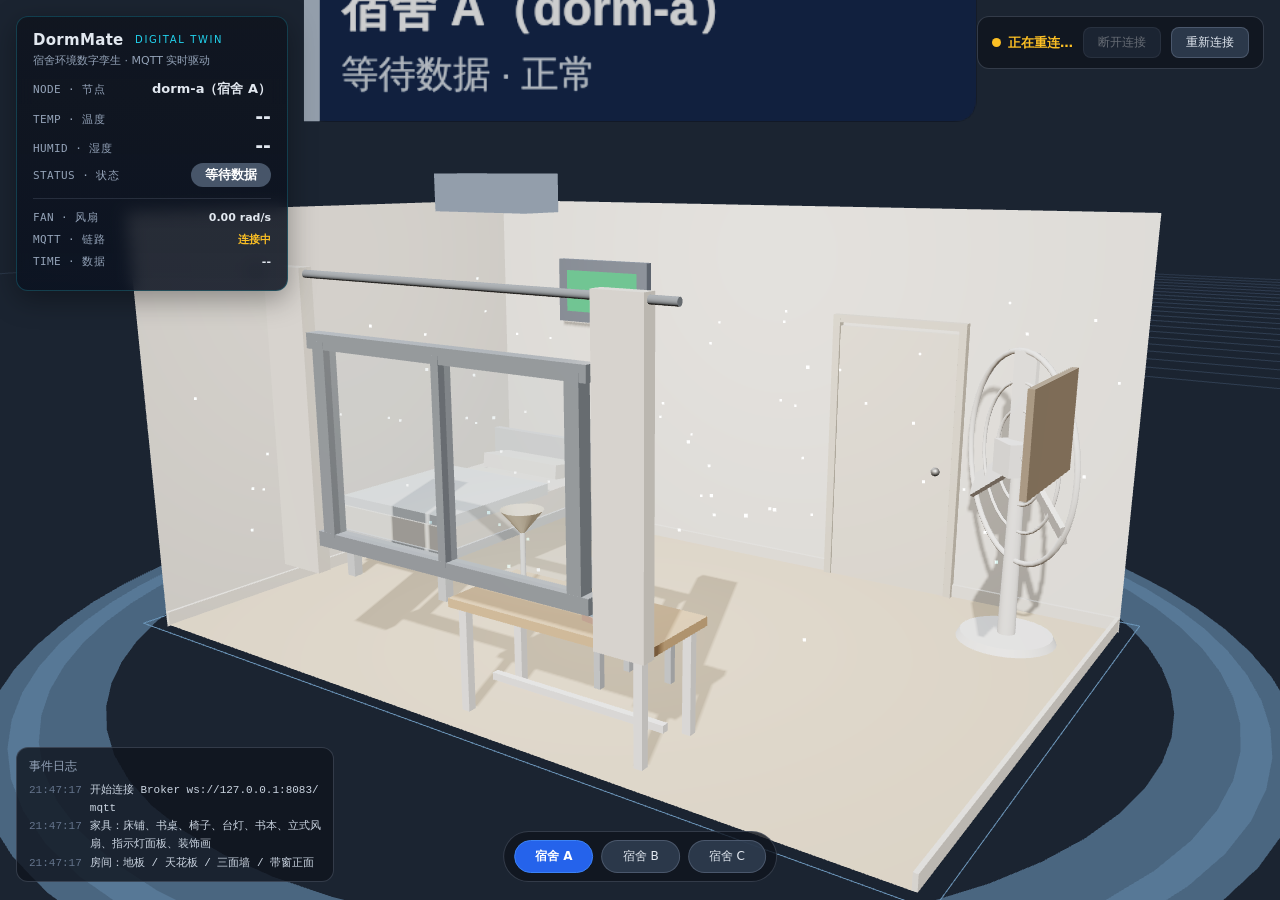
<file: 3d/index.html>
<!DOCTYPE html>
<html lang="zh-CN">
<head>
<meta charset="UTF-8">
<meta name="viewport" content="width=device-width, initial-scale=1.0">
<title>DormMate 3D 数字空间</title>
<!--
  重要：本页面必须用 file:// 双击打开，不要用 Live Server。
  原因见 docs/bug-fix.md 的 Bug 1：file:// 页面加载 ES module 会被 CORS 拦截，
  因此这里一律使用 UMD 构建（window.THREE / window.mqtt），且不拆分本地 js 文件。

  场景为「剖视」效果：房间墙体使用单面 Plane（法线朝室内），
  从房间外部环绕观察时墙面不渲染，因此可以直接看到室内陈设。
-->
<style>
    * { box-sizing: border-box; }

    html, body {
        margin: 0;
        height: 100%;
        overflow: hidden;
        background: #1b2431;
        color: #e2e8f0;
        font-family: "Microsoft YaHei", "Segoe UI", system-ui, sans-serif;
    }

    #scene-container { position: fixed; inset: 0; }

    .overlay { position: fixed; z-index: 10; }

    /* ---- 左上：HUD 实时数据 ---- */
    #hud {
        top: 16px; left: 16px;
        width: 272px;
        background: linear-gradient(180deg, rgba(16, 21, 31, .9), rgba(11, 18, 32, .86));
        border: 1px solid rgba(34, 211, 238, .22);
        border-radius: 12px;
        padding: 14px 16px;
        backdrop-filter: blur(8px);
        box-shadow: 0 8px 28px rgba(0, 0, 0, .35);
    }
    #hud h1 { font-size: 15px; margin: 0 0 4px; letter-spacing: .3px; }
    #hud .dt-sub {
        font-size: 10px; font-weight: 400; letter-spacing: 1.6px;
        color: #22d3ee; margin-left: 6px; vertical-align: 2px;
    }
    #hud .sub { font-size: 11px; color: #94a3b8; margin-bottom: 12px; }
    .hud-row { display: flex; justify-content: space-between; align-items: baseline; margin: 7px 0; font-size: 13px; gap: 8px; }
    .hud-row .k {
        color: #94a3b8; font-size: 11px; letter-spacing: .4px;
        font-family: "Cascadia Mono", "Consolas", monospace;
        white-space: nowrap;
    }
    .hud-row .v { font-weight: bold; font-variant-numeric: tabular-nums; text-align: right; }
    #hud .v.big { font-size: 19px; }
    #hud #hudTime { font-size: 11px; }
    #hud #hudFan { font-size: 11px; }
    #hud #hudMqtt { font-size: 11px; }
    #hud .sep { height: 1px; background: rgba(148, 163, 184, .18); margin: 11px 0; }
    .hud-mqtt-ok { color: #4ade80; }
    .hud-mqtt-warn { color: #fbbf24; }
    .hud-mqtt-bad { color: #f87171; }

    #statusBadge {
        display: inline-block;
        padding: 3px 14px;
        border-radius: 999px;
        font-size: 13px;
        font-weight: bold;
        background: #475569;
        color: #fff;
        transition: background .4s;
    }

    /* ---- 右上：连接状态与按钮 ---- */
    #conn-panel {
        top: 16px; right: 16px;
        display: flex;
        align-items: center;
        gap: 10px;
        background: rgba(16, 21, 31, .82);
        border: 1px solid rgba(148, 163, 184, .26);
        border-radius: 12px;
        padding: 10px 14px;
    }
    #banner { font-size: 13px; font-weight: bold; display: flex; align-items: center; gap: 7px; }
    #banner::before { content: ""; width: 9px; height: 9px; border-radius: 50%; background: currentColor; }
    #banner.ok { color: #4ade80; }
    #banner.warn { color: #fbbf24; }
    #banner.bad { color: #f87171; }

    button {
        font-family: inherit;
        font-size: 12px;
        padding: 6px 14px;
        border-radius: 8px;
        border: 1px solid rgba(148, 163, 184, .3);
        background: rgba(51, 65, 85, .8);
        color: #e2e8f0;
        cursor: pointer;
        transition: background .15s, border-color .15s;
    }
    button:hover:not(:disabled) { background: #475569; border-color: #94a3b8; }
    button:disabled { opacity: .4; cursor: not-allowed; }

    /* ---- 底部：节点切换 ---- */
    #node-switch {
        bottom: 18px; left: 50%;
        transform: translateX(-50%);
        display: flex;
        gap: 8px;
        background: rgba(16, 21, 31, .82);
        border: 1px solid rgba(148, 163, 184, .26);
        border-radius: 999px;
        padding: 8px 10px;
    }
    #node-switch button { border-radius: 999px; padding: 7px 20px; }
    #node-switch button.active { background: #2563eb; border-color: #3b82f6; color: #fff; font-weight: bold; }

    /* ---- 左下：事件日志 ---- */
    #log-panel {
        bottom: 18px; left: 16px;
        width: 318px;
        background: rgba(16, 21, 31, .82);
        border: 1px solid rgba(148, 163, 184, .26);
        border-radius: 12px;
        padding: 10px 12px;
    }
    #log-panel h2 { font-size: 12px; margin: 0 0 6px; color: #94a3b8; font-weight: normal; }
    #log {
        height: 90px;
        overflow-y: auto;
        font-family: Consolas, "Courier New", monospace;
        font-size: 11px;
        line-height: 1.65;
    }
    #log .line { display: flex; gap: 8px; }
    #log .t { color: #64748b; flex: none; }
    #log .m { word-break: break-all; color: #cbd5e1; }
    #log .warn .m { color: #fbbf24; }
    #log .error .m { color: #f87171; }
    #log .ok .m { color: #4ade80; }

    /* ---- CDN 加载失败兜底 ---- */
    #fallback {
        display: none;
        position: fixed;
        inset: 0;
        z-index: 100;
        background: #1b2431;
        color: #e2e8f0;
        padding: 60px;
        font-size: 15px;
        line-height: 1.9;
    }
    #fallback code { background: #1e293b; padding: 2px 6px; border-radius: 4px; color: #fbbf24; }
</style>
</head>
<body>

<div id="scene-container"></div>

<div id="hud" class="overlay">
    <h1>DormMate <span class="dt-sub">DIGITAL TWIN</span></h1>
    <div class="sub">宿舍环境数字孪生 · MQTT 实时驱动</div>
    <div class="hud-row"><span class="k">NODE · 节点</span><span class="v" id="hudNode">dorm-a</span></div>
    <div class="hud-row"><span class="k">TEMP · 温度</span><span class="v big" id="hudTemp">--</span></div>
    <div class="hud-row"><span class="k">HUMID · 湿度</span><span class="v big" id="hudHumid">--</span></div>
    <div class="hud-row"><span class="k">STATUS · 状态</span><span id="statusBadge">等待数据</span></div>
    <div class="sep"></div>
    <div class="hud-row"><span class="k">FAN · 风扇</span><span class="v" id="hudFan">0.00</span></div>
    <div class="hud-row"><span class="k">MQTT · 链路</span><span class="v" id="hudMqtt">连接中…</span></div>
    <div class="hud-row"><span class="k">TIME · 数据</span><span class="v" id="hudTime">--</span></div>
</div>

<div id="conn-panel" class="overlay">
    <span id="banner" class="warn">正在连接…</span>
    <button id="btnDisconnect" disabled>断开连接</button>
    <button id="btnReconnect" disabled>重新连接</button>
</div>

<div id="node-switch" class="overlay">
    <button data-node="dorm-a" class="active">宿舍 A</button>
    <button data-node="dorm-b">宿舍 B</button>
    <button data-node="dorm-c">宿舍 C</button>
</div>

<div id="log-panel" class="overlay">
    <h2>事件日志</h2>
    <div id="log"></div>
</div>

<div id="fallback"></div>

<!--
  依赖全部本地化到 ../libs/，不依赖任何 CDN，断网也能启动 3D。
  必须用普通 <script src>（UMD）：改成 <script type="module"> 会在 file:// 下
  被 module CORS 拦截导致黑屏，见 docs/bug-fix.md。
-->
<script src="../libs/three.min.js"></script>
<script src="../libs/OrbitControls.js"></script>
<script src="../libs/mqtt.min.js"></script>
<!-- 统一消息协议与数据校验（单一来源，四端共用） -->
<script src="../shared/protocol.js"></script>
<!-- DormMate Design System（品牌与状态色统一口径） -->
<link rel="stylesheet" href="../shared/design-system.css">

<script>
(function () {
    'use strict';

    /* =========================================================
       0. 依赖检查
       ========================================================= */
    var missing = [];
    if (typeof THREE === 'undefined') missing.push('three.js');
    if (typeof mqtt === 'undefined') missing.push('mqtt.js');
    if (missing.length) {
        var fb = document.getElementById('fallback');
        fb.style.display = 'block';
        fb.innerHTML = '<h2>依赖加载失败</h2>' +
            '<p>未能加载：<code>' + missing.join('、') + '</code></p>' +
            '<p>请确认 <code>libs/</code> 目录下的文件存在：' +
            '<code>three.min.js</code>、<code>OrbitControls.js</code>、<code>mqtt.min.js</code>。' +
            '这些依赖已本地化，正常情况下无需联网。</p>';
        return;
    }

    /* =========================================================
       1. 常量与配置
       ========================================================= */
    var P = window.DormMateProtocol;
    var NODES = P.NODES;
    var NODE_LABEL = { 'dorm-a': '宿舍 A', 'dorm-b': '宿舍 B', 'dorm-c': '宿舍 C' };
    // 每个宿舍的标识色，用于选中高亮（光圈 / 轮廓线）
    var NODE_COLOR = { 'dorm-a': 0x3b82f6, 'dorm-b': 0x4ade80, 'dorm-c': 0xa855f7 };
    var FAN_OVERRIDE_MS = 30000;   // 手动开启风扇后强制运转的时长
    var OFFLINE_MS = 10000;        // 任务 D4：超过该时长未收到数据即判定节点离线
    var BROKER_WS = 'ws://127.0.0.1:8083/mqtt';

    // 每个节点最近一次收到的 seq：旧消息直接丢弃，防止旧数据覆盖新状态
    var lastSeq = {};
    NODES.forEach(function (id) { lastSeq[id] = null; });

    var ROOM = { w: 6, h: 3.1, d: 4 };            // 房间尺寸（米）
    var WIN = { x0: -1.05, x1: 0.95, y0: 1.05, y1: 2.35 };   // 窗户开口（前墙局部坐标）

    /* 状态 → 视觉参数：指示灯颜色 + 风扇转速/颜色
       任务要求正常/偏热/偏湿三态；偏冷是业务规则里存在的第四态，用琥珀色补齐 */
    var STATUS_CONFIG = {
        '正常': { fanSpeed: 0,    fanColor: 0xf2f2f2, lampColor: 0x22c55e, lampGlow: 0x15803d },
        '偏热': { fanSpeed: 0.45, fanColor: 0xe8705f, lampColor: 0xef4444, lampGlow: 0x7f1d1d },
        '偏湿': { fanSpeed: 0,    fanColor: 0xf2f2f2, lampColor: 0x3b82f6, lampGlow: 0x1e3a8a },
        '偏冷': { fanSpeed: 0,    fanColor: 0xf2f2f2, lampColor: 0xf59e0b, lampGlow: 0x78350f }
    };

    var STATUS_BADGE_COLOR = {
        '正常': '#16a34a', '偏冷': '#f59e0b', '偏热': '#dc2626', '偏湿': '#2563eb'
    };

    /* =========================================================
       2. 页面元素
       ========================================================= */
    var hudNode = document.getElementById('hudNode');
    var hudTemp = document.getElementById('hudTemp');
    var hudHumid = document.getElementById('hudHumid');
    var hudTime = document.getElementById('hudTime');
    var hudFan = document.getElementById('hudFan');
    var hudMqtt = document.getElementById('hudMqtt');
    var statusBadge = document.getElementById('statusBadge');
    var bannerEl = document.getElementById('banner');
    var logEl = document.getElementById('log');
    var btnDisconnect = document.getElementById('btnDisconnect');
    var btnReconnect = document.getElementById('btnReconnect');
    var nodeSwitchEl = document.getElementById('node-switch');

    /* =========================================================
       3. 通用工具
       ========================================================= */
    function pad(n) { return n < 10 ? '0' + n : '' + n; }

    function nowTime() {
        var d = new Date();
        return pad(d.getHours()) + ':' + pad(d.getMinutes()) + ':' + pad(d.getSeconds());
    }

    function escapeHtml(text) {
        return String(text).replace(/&/g, '&amp;').replace(/</g, '&lt;')
            .replace(/>/g, '&gt;').replace(/"/g, '&quot;').replace(/'/g, '&#39;');
    }

    function log(level, text) {
        var line = document.createElement('div');
        line.className = 'line ' + level;
        line.innerHTML = '<span class="t">' + nowTime() + '</span>' +
                         '<span class="m">' + escapeHtml(text) + '</span>';
        logEl.insertBefore(line, logEl.firstChild);
        while (logEl.childNodes.length > 40) logEl.removeChild(logEl.lastChild);
    }

    function setBanner(kind, text) {
        bannerEl.className = kind;
        bannerEl.textContent = text;
        // 数字孪生 HUD 的 MQTT 行与右上角 banner 同源，避免两处状态说法不一致
        if (hudMqtt) {
            hudMqtt.textContent = { ok: '已连接', warn: '连接中', bad: '已断开' }[kind] || '未知';
            hudMqtt.className = 'v ' +
                (kind === 'ok' ? 'hud-mqtt-ok' : (kind === 'warn' ? 'hud-mqtt-warn' : 'hud-mqtt-bad'));
        }
    }

    function lerp(a, b, t) { return a + (b - a) * t; }

    // 统一使用 PBR 哑光材质：roughness 接近 1、metalness 为 0，表面平整无高光噪点
    function matte(hex, roughness) {
        return new THREE.MeshStandardMaterial({
            color: hex,
            roughness: roughness === undefined ? 0.9 : roughness,
            metalness: 0.0
        });
    }

    /* =========================================================
       4. 渲染器 / 相机 / 控制器
       ========================================================= */
    var container = document.getElementById('scene-container');
    var scene = new THREE.Scene();
    scene.background = new THREE.Color(0x1b2431);
    scene.fog = new THREE.Fog(0x1b2431, 30, 58);

    var camera = new THREE.PerspectiveCamera(42, window.innerWidth / window.innerHeight, 0.1, 300);
    camera.position.set(6.2, 4.4, 8.6);

    var renderer = new THREE.WebGLRenderer({ antialias: true });
    renderer.setPixelRatio(Math.min(window.devicePixelRatio, 2));
    renderer.setSize(window.innerWidth, window.innerHeight);
    // 色调映射让高光平滑滚降、避免浅色物体糊成一片白；
    // 不使用 sRGBEncoding 输出，否则材质色需全部转线性，否则整体会被提亮一档导致过曝
    renderer.toneMapping = THREE.ACESFilmicToneMapping;
    renderer.toneMappingExposure = 1.32;
    renderer.shadowMap.enabled = true;
    renderer.shadowMap.type = THREE.PCFSoftShadowMap;
    container.appendChild(renderer.domElement);

    // 鼠标拖拽旋转视角、滚轮缩放；autoRotate 由 OrbitControls 原生支持——
    // 拖拽期间 state !== NONE，自动旋转自动暂停，松开后恢复
    var controls = new THREE.OrbitControls(camera, renderer.domElement);
    controls.target.set(0, 1.25, 0);
    controls.enableDamping = true;
    controls.dampingFactor = 0.07;
    controls.autoRotate = true;
    controls.autoRotateSpeed = 0.55;
    controls.minDistance = 5;
    controls.maxDistance = 22;
    controls.maxPolarAngle = Math.PI * 0.49;   // 不允许转到地板以下

    /* =========================================================
       5. 灯光：半球光铺底 + 主光投影 + 补光 + 室内吸顶灯
          环境光刻意压低，让方向光产生明暗对比与阴影，避免物体"发平"
       ========================================================= */
    var hemi = new THREE.HemisphereLight(0xdce9f7, 0x6b5a48, 0.62);
    scene.add(hemi);

    // 主光：模拟窗外日光，负责投影
    var sun = new THREE.DirectionalLight(0xfff1dc, 1.15);
    sun.position.set(4.5, 9.5, 11);
    sun.castShadow = true;
    sun.shadow.mapSize.set(2048, 2048);
    sun.shadow.camera.near = 1;
    sun.shadow.camera.far = 45;
    sun.shadow.camera.left = -9;
    sun.shadow.camera.right = 9;
    sun.shadow.camera.top = 9;
    sun.shadow.camera.bottom = -9;
    sun.shadow.bias = -0.0006;
    sun.shadow.normalBias = 0.02;
    scene.add(sun);

    // 补光：从反方向柔化暗部，避免背光面死黑
    var fill = new THREE.DirectionalLight(0xc4d6ee, 0.34);
    fill.position.set(-7, 5.5, -5);
    scene.add(fill);

    // 室内吸顶灯：暖白光，给室内一点自己的光源
    var ceilLamp = new THREE.PointLight(0xffe6c4, 0.55, 16, 2);
    ceilLamp.position.set(0, 2.7, 0.2);
    scene.add(ceilLamp);

    /* =========================================================
       6. 房间：地板 / 天花板 / 三面墙 / 带窗的正面墙
          墙体均为单面 Plane，法线朝室内 —— 从外部环绕时不遮挡视线，也不投影
       ========================================================= */
    var room = new THREE.Group();
    scene.add(room);

    var matFloor = matte(0xc8a87e, 0.82);     // 浅木色哑光地板
    var matWall = matte(0xf1ece3, 0.95);      // 浅米白墙面
    var matCeil = matte(0xeceef1, 0.98);      // 浅灰白天花板
    var matTrim = matte(0xe4ded2, 0.9);       // 踢脚线

    function addPlane(w, h, material, pos, rot, receive) {
        var m = new THREE.Mesh(new THREE.PlaneGeometry(w, h), material);
        m.position.set(pos[0], pos[1], pos[2]);
        m.rotation.set(rot[0], rot[1], rot[2]);
        m.receiveShadow = !!receive;
        room.add(m);
        return m;
    }

    var HALF_W = ROOM.w / 2;   // x 范围 ±3
    var HALF_D = ROOM.d / 2;   // z 范围 ±2

    // 地板（法线朝上，略微抬高避免与网格线 z-fighting）与天花板（法线朝下）
    addPlane(ROOM.w, ROOM.d, matFloor, [0, 0.02, 0], [-Math.PI / 2, 0, 0], true);
    addPlane(ROOM.w, ROOM.d, matCeil, [0, ROOM.h, 0], [Math.PI / 2, 0, 0], false);

    // 后墙 z = -2（法线朝 +z）、左墙 x = -3（法线朝 +x）、右墙 x = 3（法线朝 -x）
    addPlane(ROOM.w, ROOM.h, matWall, [0, ROOM.h / 2, -HALF_D], [0, 0, 0], true);
    addPlane(ROOM.d, ROOM.h, matWall, [-HALF_W, ROOM.h / 2, 0], [0, Math.PI / 2, 0], true);
    addPlane(ROOM.d, ROOM.h, matWall, [HALF_W, ROOM.h / 2, 0], [0, -Math.PI / 2, 0], true);

    // 前墙 z = 2（法线朝 -z，朝室内），拆成 4 块留出窗洞
    var frontRot = [0, Math.PI, 0];
    var winW = WIN.x1 - WIN.x0;
    var winH = WIN.y1 - WIN.y0;
    var sideW = (ROOM.w - winW) / 2;
    addPlane(sideW, ROOM.h, matWall, [-HALF_W + sideW / 2, ROOM.h / 2, HALF_D], frontRot, true);
    addPlane(sideW, ROOM.h, matWall, [HALF_W - sideW / 2, ROOM.h / 2, HALF_D], frontRot, true);
    addPlane(winW, ROOM.h - WIN.y1, matWall, [(WIN.x0 + WIN.x1) / 2, (ROOM.h + WIN.y1) / 2, HALF_D], frontRot, false);
    addPlane(winW, WIN.y0, matWall, [(WIN.x0 + WIN.x1) / 2, WIN.y0 / 2, HALF_D], frontRot, false);

    // 踢脚线：沿墙脚一圈细条，明显提升精致度
    function addTrim(w, h, d, pos) {
        var m = new THREE.Mesh(new THREE.BoxGeometry(w, h, d), matTrim);
        m.position.set(pos[0], pos[1], pos[2]);
        m.receiveShadow = true;
        room.add(m);
    }
    addTrim(ROOM.w, 0.1, 0.03, [0, 0.07, -HALF_D + 0.015]);
    addTrim(0.03, 0.1, ROOM.d, [-HALF_W + 0.015, 0.07, 0]);
    addTrim(0.03, 0.1, ROOM.d, [HALF_W - 0.015, 0.07, 0]);

    /* ---------- 窗户：深灰窗框 + 淡蓝半透明玻璃 + 窗帘 ---------- */
    var windowCx = (WIN.x0 + WIN.x1) / 2;
    var windowCy = (WIN.y0 + WIN.y1) / 2;
    var windowGroup = new THREE.Group();
    windowGroup.position.set(windowCx, windowCy, HALF_D - 0.03);
    room.add(windowGroup);

    var matFrame = matte(0x545c66, 0.6);   // 深灰窗框
    var frameT = 0.1;

    function frameBar(w, h, x, y) {
        var bar = new THREE.Mesh(new THREE.BoxGeometry(w, h, 0.1), matFrame);
        bar.position.set(x, y, 0);
        bar.castShadow = true;
        windowGroup.add(bar);
    }
    frameBar(winW + frameT * 2, frameT, 0, winH / 2);       // 上框
    frameBar(winW + frameT * 2, frameT, 0, -winH / 2);      // 下框
    frameBar(frameT, winH, -winW / 2, 0);                   // 左框
    frameBar(frameT, winH, winW / 2, 0);                    // 右框
    frameBar(0.06, winH, 0, 0);                             // 竖向中梃

    // 玻璃：半透明淡蓝，带轻微反光
    var glassMat = new THREE.MeshStandardMaterial({
        color: 0xbcd9ec,
        transparent: true,
        opacity: 0.26,
        roughness: 0.08,
        metalness: 0.1,
        side: THREE.DoubleSide
    });
    windowGroup.add(new THREE.Mesh(new THREE.PlaneGeometry(winW, winH), glassMat));

    // 窗帘：窗户两侧的浅色布帘，给正面墙增加层次
    var matCurtain = matte(0xe6ded0, 0.98);
    [-1, 1].forEach(function (sgn) {
        var curtain = new THREE.Mesh(new THREE.BoxGeometry(0.34, 2.0, 0.1), matCurtain);
        curtain.position.set(sgn * (winW / 2 + frameT + 0.2), 0.1, 0);
        curtain.castShadow = true;
        windowGroup.add(curtain);
    });
    // 窗帘杆
    var rod = new THREE.Mesh(new THREE.CylinderGeometry(0.025, 0.025, winW + 1.3, 12), matFrame);
    rod.rotation.z = Math.PI / 2;
    rod.position.set(0, 1.06, 0);
    windowGroup.add(rod);

    /* ---------- 门（后墙右侧）---------- */
    var doorGroup = new THREE.Group();
    doorGroup.position.set(1.15, 0, -HALF_D + 0.03);
    room.add(doorGroup);

    var matDoor = matte(0xd8cbb6, 0.8);
    var doorPanel = new THREE.Mesh(new THREE.BoxGeometry(1.0, 2.15, 0.05), matDoor);
    doorPanel.position.y = 1.075;
    doorPanel.castShadow = true;
    doorGroup.add(doorPanel);

    var doorFrameMat = matte(0xc3b7a2, 0.85);
    [[-1, 0], [1, 0]].forEach(function (c) {
        var jamb = new THREE.Mesh(new THREE.BoxGeometry(0.06, 2.21, 0.08), doorFrameMat);
        jamb.position.set(c[0] * 0.53, 1.105, 0);
        doorGroup.add(jamb);
    });
    var lintel = new THREE.Mesh(new THREE.BoxGeometry(1.12, 0.06, 0.08), doorFrameMat);
    lintel.position.y = 2.21;
    doorGroup.add(lintel);
    // 门把手
    var knob = new THREE.Mesh(
        new THREE.SphereGeometry(0.035, 16, 12),
        new THREE.MeshStandardMaterial({ color: 0xb8bcc2, roughness: 0.35, metalness: 0.75 })
    );
    knob.position.set(0.38, 1.05, 0.05);
    doorGroup.add(knob);

    /* =========================================================
       7. 家具
       ========================================================= */

    /* ---------- 7.1 床铺（房间左侧，床头靠后墙）---------- */
    var bed = new THREE.Group();
    bed.position.set(-2.15, 0, -0.55);
    room.add(bed);

    var matBedFrame = matte(0xa9b2bb, 0.85);   // 浅灰床架
    var matMattress = matte(0xeee4d2, 0.95);   // 浅米色床垫
    var matQuilt = matte(0xcfdde8, 0.97);      // 浅蓝灰被子
    var matPillow = matte(0xf6f1e7, 0.98);     // 枕头

    var BED_W = 1.2, BED_L = 2.05, BED_H = 0.4;
    var bedBoard = new THREE.Mesh(new THREE.BoxGeometry(BED_W, 0.08, BED_L), matBedFrame);
    bedBoard.position.y = BED_H;
    bedBoard.castShadow = true;
    bedBoard.receiveShadow = true;
    bed.add(bedBoard);

    [[-1, -1], [1, -1], [-1, 1], [1, 1]].forEach(function (c) {
        var leg = new THREE.Mesh(new THREE.BoxGeometry(0.085, BED_H, 0.085), matBedFrame);
        leg.position.set(c[0] * (BED_W / 2 - 0.07), BED_H / 2, c[1] * (BED_L / 2 - 0.07));
        leg.castShadow = true;
        bed.add(leg);
    });

    var mattress = new THREE.Mesh(new THREE.BoxGeometry(BED_W - 0.04, 0.2, BED_L - 0.04), matMattress);
    mattress.position.y = BED_H + 0.14;
    mattress.castShadow = true;
    mattress.receiveShadow = true;
    bed.add(mattress);

    // 被子：盖在床垫下半部分
    var quilt = new THREE.Mesh(new THREE.BoxGeometry(BED_W - 0.02, 0.1, BED_L * 0.62), matQuilt);
    quilt.position.set(0, BED_H + 0.27, BED_L * 0.17);
    quilt.castShadow = true;
    quilt.receiveShadow = true;
    bed.add(quilt);

    // 枕头
    var pillow = new THREE.Mesh(new THREE.BoxGeometry(BED_W * 0.72, 0.13, 0.34), matPillow);
    pillow.position.set(0, BED_H + 0.31, -BED_L / 2 + 0.26);
    pillow.rotation.x = -0.12;
    pillow.castShadow = true;
    bed.add(pillow);

    // 床头板
    var headboard = new THREE.Mesh(new THREE.BoxGeometry(BED_W, 0.55, 0.07), matBedFrame);
    headboard.position.set(0, BED_H + 0.28, -BED_L / 2 + 0.04);
    headboard.castShadow = true;
    bed.add(headboard);

    /* ---------- 7.2 书桌 + 椅子（靠窗）---------- */
    var DESK_W = 1.5, DESK_D = 0.66, DESK_H = 0.75;
    var desk = new THREE.Group();
    desk.position.set(0.55, 0, 1.5);
    room.add(desk);

    var matDeskTop = matte(0xc08c5a, 0.72);   // 胡桃木色桌面
    var matDeskLeg = matte(0xf2f2f2, 0.75);   // 白色支架

    var deskTop = new THREE.Mesh(new THREE.BoxGeometry(DESK_W, 0.06, DESK_D), matDeskTop);
    deskTop.position.y = DESK_H;
    deskTop.castShadow = true;
    deskTop.receiveShadow = true;
    desk.add(deskTop);

    [[-1, -1], [1, -1], [-1, 1], [1, 1]].forEach(function (c) {
        var leg = new THREE.Mesh(new THREE.BoxGeometry(0.06, DESK_H, 0.06), matDeskLeg);
        leg.position.set(c[0] * (DESK_W / 2 - 0.08), DESK_H / 2, c[1] * (DESK_D / 2 - 0.07));
        leg.castShadow = true;
        desk.add(leg);
    });
    var stretcher = new THREE.Mesh(new THREE.BoxGeometry(DESK_W - 0.16, 0.05, 0.05), matDeskLeg);
    stretcher.position.set(0, 0.16, 0);
    desk.add(stretcher);

    // 桌上台灯
    var lampG = new THREE.Group();
    lampG.position.set(-DESK_W / 2 + 0.3, DESK_H + 0.03, -0.05);
    desk.add(lampG);

    var lampBase = new THREE.Mesh(new THREE.CylinderGeometry(0.09, 0.11, 0.03, 20), matDeskLeg);
    lampBase.castShadow = true;
    lampG.add(lampBase);

    var lampStem = new THREE.Mesh(new THREE.CylinderGeometry(0.018, 0.018, 0.42, 10), matDeskLeg);
    lampStem.position.y = 0.22;
    lampStem.castShadow = true;
    lampG.add(lampStem);

    var lampShade = new THREE.Mesh(
        new THREE.ConeGeometry(0.14, 0.17, 20, 1, true),
        new THREE.MeshStandardMaterial({ color: 0xf6d9a8, roughness: 0.85, side: THREE.DoubleSide })
    );
    lampShade.position.y = 0.45;
    lampShade.rotation.x = Math.PI;
    lampShade.castShadow = true;
    lampG.add(lampShade);

    // 桌上书本
    var bookColors = [0x9b6b5a, 0x5a7a9b, 0x7a8f6b];
    bookColors.forEach(function (c, i) {
        var book = new THREE.Mesh(new THREE.BoxGeometry(0.22, 0.04, 0.3), matte(c, 0.9));
        book.position.set(0.3 + i * 0.015, DESK_H + 0.05 + i * 0.041, 0.02 - i * 0.01);
        book.rotation.y = -0.15 + i * 0.08;
        book.castShadow = true;
        desk.add(book);
    });

    // 椅子
    var chair = new THREE.Group();
    chair.position.set(0.55, 0, 0.86);
    room.add(chair);

    var matChair = matte(0x9aa3ad, 0.85);
    var CHAIR_S = 0.44, CHAIR_H = 0.45;
    var seat = new THREE.Mesh(new THREE.BoxGeometry(CHAIR_S, 0.05, CHAIR_S), matChair);
    seat.position.y = CHAIR_H;
    seat.castShadow = true;
    seat.receiveShadow = true;
    chair.add(seat);

    [[-1, -1], [1, -1], [-1, 1], [1, 1]].forEach(function (c) {
        var leg = new THREE.Mesh(new THREE.BoxGeometry(0.05, CHAIR_H, 0.05), matChair);
        leg.position.set(c[0] * (CHAIR_S / 2 - 0.05), CHAIR_H / 2, c[1] * (CHAIR_S / 2 - 0.05));
        leg.castShadow = true;
        chair.add(leg);
    });
    var backrest = new THREE.Mesh(new THREE.BoxGeometry(CHAIR_S, 0.46, 0.05), matChair);
    backrest.position.set(0, CHAIR_H + 0.25, CHAIR_S / 2 - 0.03);
    backrest.castShadow = true;
    chair.add(backrest);
    var backPost = new THREE.Mesh(new THREE.BoxGeometry(CHAIR_S - 0.14, 0.42, 0.04), matChair);
    backPost.position.set(0, CHAIR_H + 0.24, CHAIR_S / 2 - 0.03);
    chair.add(backPost);

    /* ---------- 7.3 立式风扇（房间角落，核心交互对象）---------- */
    var fanGroup = new THREE.Group();
    fanGroup.position.set(2.35, 0, -1.35);
    fanGroup.rotation.y = -Math.PI / 4;
    room.add(fanGroup);

    // 风扇所有部件共用一份材质，改颜色时整体一起变
    var matFan = matte(0xf2f2f2, 0.6);

    var fanBase = new THREE.Mesh(new THREE.CylinderGeometry(0.33, 0.37, 0.07, 28), matFan);
    fanBase.position.y = 0.035;
    fanBase.castShadow = true;
    fanBase.receiveShadow = true;
    fanGroup.add(fanBase);

    var fanPole = new THREE.Mesh(new THREE.CylinderGeometry(0.05, 0.065, 1.22, 20), matFan);
    fanPole.position.y = 0.68;
    fanPole.castShadow = true;
    fanGroup.add(fanPole);

    var fanMotor = new THREE.Mesh(new THREE.BoxGeometry(0.24, 0.24, 0.28), matFan);
    fanMotor.position.y = 1.4;
    fanMotor.castShadow = true;
    fanGroup.add(fanMotor);

    // 叶片组：绕 z 轴旋转，转速由 MQTT 状态决定
    var bladeGroup = new THREE.Group();
    bladeGroup.position.y = 1.4;
    for (var bi = 0; bi < 3; bi++) {
        var holder = new THREE.Group();
        var blade = new THREE.Mesh(new THREE.BoxGeometry(0.19, 0.7, 0.035), matFan);
        blade.position.y = 0.41;
        blade.rotation.y = 0.42;      // 叶片带一点扭角，更像真实扇叶
        blade.castShadow = true;
        holder.add(blade);
        holder.rotation.z = (bi * 2 * Math.PI) / 3;
        bladeGroup.add(holder);
    }
    fanGroup.add(bladeGroup);

    // 外圈护罩
    var guard = new THREE.Mesh(new THREE.TorusGeometry(0.76, 0.02, 8, 44), matFan);
    guard.position.y = 1.4;
    guard.castShadow = true;
    fanGroup.add(guard);

    // 护罩内的细网圈，增加细节
    [0.34, 0.54].forEach(function (r) {
        var ring = new THREE.Mesh(new THREE.TorusGeometry(r, 0.012, 6, 36), matFan);
        ring.position.y = 1.4;
        fanGroup.add(ring);
    });

    /* ---------- 7.4 状态指示灯面板（挂在后墙）---------- */
    var panelGroup = new THREE.Group();
    panelGroup.position.set(-1.75, 2.28, -HALF_D + 0.05);
    room.add(panelGroup);

    var panelBase = new THREE.Mesh(new THREE.BoxGeometry(1.0, 0.58, 0.07), matte(0x3a4250, 0.75));
    panelBase.castShadow = true;
    panelGroup.add(panelBase);

    // 发光面用 Basic 材质：指示灯本身是发光体，不受场景光照影响，
    // 颜色即设定值，不会被环境光或自发光叠加冲淡成白色（见 docs/bug-fix.md 的 Bug 4）
    var lampMat = new THREE.MeshBasicMaterial({ color: 0x22c55e });
    var lamp = new THREE.Mesh(new THREE.BoxGeometry(0.78, 0.38, 0.03), lampMat);
    lamp.position.z = 0.045;
    panelGroup.add(lamp);

    /* ---------- 7.5 墙面装饰画（右墙）---------- */
    var artGroup = new THREE.Group();
    artGroup.position.set(HALF_W - 0.04, 1.95, 0.2);
    artGroup.rotation.y = -Math.PI / 2;
    room.add(artGroup);

    var artFrame = new THREE.Mesh(new THREE.BoxGeometry(0.86, 0.62, 0.04), matte(0x6b5a48, 0.8));
    artFrame.castShadow = true;
    artGroup.add(artFrame);

    var artCanvas = new THREE.Mesh(new THREE.PlaneGeometry(0.74, 0.5), matte(0xdbe7ee, 0.95));
    artCanvas.position.z = 0.025;
    artGroup.add(artCanvas);

    // 画面上两抹色块，避免纯粹一片空白
    [[-0.16, 0.05, 0.26, 0.16, 0x8fb3cc], [0.14, -0.08, 0.2, 0.12, 0xd8b98f]].forEach(function (b) {
        var patch = new THREE.Mesh(new THREE.PlaneGeometry(b[2], b[3]), matte(b[4], 0.95));
        patch.position.set(b[0], b[1], 0.027);
        artGroup.add(patch);
    });

    /* ---------- 7.6 地面网格参考平面 ---------- */
    var grid = new THREE.GridHelper(70, 70, 0x5b6b82, 0x2f3d51);
    grid.position.y = 0;
    scene.add(grid);

    /* =========================================================
       7.7 本次升级新增的可视化对象
           全部是新增对象，不改动上方房间与家具的构建
       ========================================================= */

    // 地面发光光圈：标识当前选中的宿舍
    var highlightRingMat = new THREE.MeshBasicMaterial({
        color: 0x3b82f6, transparent: true, opacity: 0.5, side: THREE.DoubleSide
    });
    var highlightRing = new THREE.Mesh(new THREE.RingGeometry(3.7, 4.4, 64), highlightRingMat);
    highlightRing.rotation.x = -Math.PI / 2;
    highlightRing.position.y = 0.03;
    scene.add(highlightRing);

    // 外侧脉动环：做出"呼吸"效果
    var pulseRingMat = new THREE.MeshBasicMaterial({
        color: 0x3b82f6, transparent: true, opacity: 0.28, side: THREE.DoubleSide
    });
    var pulseRing = new THREE.Mesh(new THREE.RingGeometry(4.15, 4.32, 64), pulseRingMat);
    pulseRing.rotation.x = -Math.PI / 2;
    pulseRing.position.y = 0.035;
    scene.add(pulseRing);

    // 房间地面外圈轮廓线
    var outlineMat = new THREE.LineBasicMaterial({
        color: 0x3b82f6, transparent: true, opacity: 0.85
    });
    var outlineGeo = new THREE.BufferGeometry().setFromPoints([
        new THREE.Vector3(-HALF_W - 0.12, 0.04, -HALF_D - 0.12),
        new THREE.Vector3(HALF_W + 0.12, 0.04, -HALF_D - 0.12),
        new THREE.Vector3(HALF_W + 0.12, 0.04, HALF_D + 0.12),
        new THREE.Vector3(-HALF_W - 0.12, 0.04, HALF_D + 0.12),
        new THREE.Vector3(-HALF_W - 0.12, 0.04, -HALF_D - 0.12)
    ]);
    var outline = new THREE.Line(outlineGeo, outlineMat);
    scene.add(outline);

    // 屋顶事件状态灯（OPEN 橙 / HANDLING 蓝 / RECOVERED 绿）
    var phaseLampMat = new THREE.MeshBasicMaterial({ color: 0x64748b });
    var phaseLamp = new THREE.Mesh(new THREE.BoxGeometry(0.7, 0.22, 0.3), phaseLampMat);
    phaseLamp.position.set(0, ROOM.h + 0.16, HALF_D - 0.5);
    scene.add(phaseLamp);

    // 处理中光环：环绕风扇，仅在 HANDLING 状态显示
    var handlingRingMat = new THREE.MeshBasicMaterial({
        color: 0x3b82f6, transparent: true, opacity: 0.8
    });
    var handlingRing = new THREE.Mesh(new THREE.TorusGeometry(0.92, 0.04, 8, 48), handlingRingMat);
    handlingRing.position.set(2.35, 1.4, -1.35);   // 与风扇同位置
    handlingRing.rotation.z = 0.55;                // 稍微倾斜，自转时更明显
    handlingRing.visible = false;
    scene.add(handlingRing);

    /* ---------- 第四轮：空气流动视觉效果 ----------
       一组固定数量的粒子表示气流。逐帧只更新一个 Float32Array，
       不新建对象、不增加 draw call（整个气流是 1 个 Points 对象），
       因此对性能的影响可以忽略。流动速度与风扇转速联动：
       风扇转得越快，空气流动越明显。 */
    var AIRFLOW_COUNT = 90;
    var airflowPos = new Float32Array(AIRFLOW_COUNT * 3);
    var airflowPhase = new Float32Array(AIRFLOW_COUNT);
    var airflowRate = new Float32Array(AIRFLOW_COUNT);

    for (var ai = 0; ai < AIRFLOW_COUNT; ai++) {
        airflowPos[ai * 3] = -HALF_W + Math.random() * HALF_W * 2;
        airflowPos[ai * 3 + 1] = 0.6 + Math.random() * (ROOM.h - 1.2);
        airflowPos[ai * 3 + 2] = -HALF_D + Math.random() * HALF_D * 2;
        airflowPhase[ai] = Math.random() * Math.PI * 2;
        airflowRate[ai] = 0.5 + Math.random() * 0.7;
    }

    var airflowGeo = new THREE.BufferGeometry();
    airflowGeo.setAttribute('position', new THREE.BufferAttribute(airflowPos, 3));

    var airflowMat = new THREE.PointsMaterial({
        color: 0x22d3ee,
        size: 0.05,
        transparent: true,
        opacity: 0.36,
        depthWrite: false,
        blending: THREE.AdditiveBlending
    });
    var airflow = new THREE.Points(airflowGeo, airflowMat);
    airflow.frustumCulled = false;
    scene.add(airflow);

    /* =========================================================
       8. 动画状态（当前值 → 目标值，逐帧缓动）
       ========================================================= */
    var anim = {
        fanSpeed: 0,
        fanColor: new THREE.Color(0xf2f2f2),
        lampColor: new THREE.Color(0x22c55e)
    };

    var target = {
        fanSpeed: 0,
        fanColor: new THREE.Color(0xf2f2f2),
        lampColor: new THREE.Color(0x22c55e)
    };

    /* =========================================================
       9. updateScene —— MQTT status → 3D 视觉变化的唯一入口
       ========================================================= */
    function updateScene(status, data) {
        var cfg = STATUS_CONFIG[status];
        if (!cfg) {
            log('warn', '未知状态「' + status + '」，场景按【正常】处理');
            cfg = STATUS_CONFIG['正常'];
        }

        target.fanSpeed = cfg.fanSpeed;          // 偏热 → 旋转
        target.fanColor.setHex(cfg.fanColor);    // 偏热 → 浅红
        target.lampColor.setHex(cfg.lampColor);  // 正常绿 / 偏热红 / 偏湿蓝

        renderHUD(status, data);
    }

    function renderHUD(status, data) {
        if (data) {
            hudNode.textContent = data.nodeId + '（' + (NODE_LABEL[data.nodeId] || '') + '）';
            hudTemp.textContent = data.temperature.toFixed(1) + ' ℃';
            hudHumid.textContent = data.humidity.toFixed(1) + ' %';
            hudTime.textContent = data.time || nowTime();
        }
        var known = STATUS_CONFIG[status] ? status : '正常';
        statusBadge.textContent = known;
        statusBadge.style.background = STATUS_BADGE_COLOR[known] || '#475569';
    }

    /* =========================================================
       10. 渲染循环：单次初始化，每帧只更新属性
       ========================================================= */
    var lastFrameTime = 0;

    function animate(time) {
        requestAnimationFrame(animate);

        var now = time || 0;
        var dt = lastFrameTime ? Math.min((now - lastFrameTime) / 1000, 0.1) : 0.016;
        lastFrameTime = now;

        // 转速缓动：偏热时平滑加速，恢复时平滑停转；
        // 手动开启风扇期间强制运转（不改颜色，颜色仍由宿舍状态决定）。
        // P0-七：override 按 nodeId 取，别的宿舍的命令不会让当前宿舍转动。
        var fanOverride = Date.now() < (fanOverrideUntil[currentNode] || 0);
        var fanGoal = fanOverride ? Math.max(target.fanSpeed, 0.45) : target.fanSpeed;
        anim.fanSpeed = lerp(anim.fanSpeed, fanGoal, 1 - Math.pow(0.001, dt));
        bladeGroup.rotation.z += anim.fanSpeed * dt * 12;

        // 空气流动：速度随风扇转速变化，超出房间边界即回绕，保持粒子数恒定
        var airSpeed = (0.22 + anim.fanSpeed * 1.5) * dt;
        var airT = now / 1000;
        for (var ai2 = 0; ai2 < AIRFLOW_COUNT; ai2++) {
            var idx = ai2 * 3;
            airflowPos[idx] += airSpeed * airflowRate[ai2] * 1.8;
            if (airflowPos[idx] > HALF_W) airflowPos[idx] = -HALF_W;

            airflowPos[idx + 1] += Math.sin(airT * 1.1 + airflowPhase[ai2]) * dt * 0.18;
            if (airflowPos[idx + 1] < 0.4) airflowPos[idx + 1] = 0.4;
            else if (airflowPos[idx + 1] > ROOM.h - 0.5) airflowPos[idx + 1] = ROOM.h - 0.5;

            airflowPos[idx + 2] += Math.cos(airT * 0.9 + airflowPhase[ai2]) * dt * 0.18;
            if (airflowPos[idx + 2] > HALF_D) airflowPos[idx + 2] = -HALF_D;
            else if (airflowPos[idx + 2] < -HALF_D) airflowPos[idx + 2] = HALF_D;
        }
        airflowGeo.attributes.position.needsUpdate = true;

        var k = 1 - Math.pow(0.002, dt);
        anim.fanColor.lerp(target.fanColor, k);
        anim.lampColor.lerp(target.lampColor, k);

        matFan.color.copy(anim.fanColor);
        lampMat.color.copy(anim.lampColor);

        hudFan.textContent = (anim.fanSpeed * 12).toFixed(2) + ' rad/s' +
            (fanOverride ? '（手动开启）' : '');

        // 升级③：镜头聚焦插值（ease-out），结束后恢复自动旋转
        if (focusAnim) {
            var ft = Math.min((Date.now() - focusAnim.startTime) / FOCUS_DURATION, 1);
            var fe = 1 - Math.pow(1 - ft, 3);
            camera.position.lerpVectors(focusAnim.fromPos, focusAnim.toPos, fe);
            controls.target.lerpVectors(focusAnim.fromTarget, focusAnim.toTarget, fe);
            if (ft >= 1) {
                if (focusAnim.restoreAuto) controls.autoRotate = true;
                focusAnim = null;
            }
        }

        // 升级①：高亮外环缓慢脉动
        var pulseScale = 1 + Math.sin(now / 520) * 0.03;
        pulseRing.scale.set(pulseScale, pulseScale, 1);

        // 升级②：处理中光环自转（仅在 HANDLING 状态可见）
        if (handlingRing.visible) {
            handlingRing.rotation.y += dt * 2.6;
        }

        controls.update();
        renderer.render(scene, camera);
    }

    window.addEventListener('resize', function () {
        camera.aspect = window.innerWidth / window.innerHeight;
        camera.updateProjectionMatrix();
        renderer.setSize(window.innerWidth, window.innerHeight);
    });

    /* =========================================================
       10.5 本次升级新增：事件状态可视化 / 选中高亮 / 镜头聚焦 / 动态标签
            纯新增逻辑，不改动上方渲染循环与下方切换 / MQTT 处理
       ========================================================= */

    var PHASE_COLOR = {
        normal: 0x64748b,      // 暗灰
        open: 0xf59e0b,        // 橙：待处理
        handling: 0x3b82f6,    // 蓝：处理中
        recovered: 0x22c55e    // 绿：已恢复
    };
    var PHASE_TEXT = {
        normal: '正常', open: '待处理', handling: '处理中', recovered: '已恢复'
    };

    // 事件状态是本地派生量：异常数据 → open，收到风扇命令 → handling，
    // 数据恢复正常 → recovered。与 Dashboard 的状态机同构，不新增 MQTT 处理分支。
    var eventPhase = { 'dorm-a': 'normal', 'dorm-b': 'normal', 'dorm-c': 'normal' };

    function setPhase(nodeId, phase) {
        eventPhase[nodeId] = phase;
        if (nodeId === currentNode) {
            applyPhaseVisual();
            updateLabel();
        }
    }

    function applyPhaseVisual() {
        var phase = eventPhase[currentNode] || 'normal';
        phaseLampMat.color.setHex(PHASE_COLOR[phase] || PHASE_COLOR.normal);
        handlingRing.visible = (phase === 'handling');
    }

    function applyHighlight(nodeId) {
        var color = NODE_COLOR[nodeId];
        highlightRingMat.color.setHex(color);
        pulseRingMat.color.setHex(color);
        outlineMat.color.setHex(color);
    }

    /* ---------- 镜头聚焦 ---------- */
    var FOCUS_DURATION = 1200;
    var focusAnim = null;

    function startFocus() {
        focusAnim = {
            startTime: Date.now(),
            fromPos: camera.position.clone(),
            fromTarget: controls.target.clone(),
            toPos: new THREE.Vector3(4.8, 3.4, 6.8),
            toTarget: new THREE.Vector3(0, 1.4, 0),
            restoreAuto: controls.autoRotate
        };
        controls.autoRotate = false;     // 聚焦期间暂停自动旋转，结束后恢复
    }

    /* ---------- 动态标签（canvas 贴图 Sprite，无额外 CDN 依赖）---------- */
    var labelCanvas = document.createElement('canvas');
    labelCanvas.width = 512;
    labelCanvas.height = 132;
    var labelCtx = labelCanvas.getContext('2d');
    var labelTexture = new THREE.CanvasTexture(labelCanvas);
    var labelSprite = new THREE.Sprite(new THREE.SpriteMaterial({
        map: labelTexture, transparent: true, depthTest: false
    }));
    labelSprite.scale.set(4.6, 1.19, 1);
    labelSprite.position.set(0, ROOM.h + 1.15, 0);
    scene.add(labelSprite);

    function drawRoundRect(ctx, x, y, w, h, r) {
        ctx.beginPath();
        ctx.moveTo(x + r, y);
        ctx.lineTo(x + w - r, y);
        ctx.quadraticCurveTo(x + w, y, x + w, y + r);
        ctx.lineTo(x + w, y + h - r);
        ctx.quadraticCurveTo(x + w, y + h, x + w - r, y + h);
        ctx.lineTo(x + r, y + h);
        ctx.quadraticCurveTo(x, y + h, x, y + h - r);
        ctx.lineTo(x, y + r);
        ctx.quadraticCurveTo(x, y, x + r, y);
        ctx.closePath();
    }

    function updateLabel() {
        var cached = nodeCache[currentNode];
        var phase = eventPhase[currentNode] || 'normal';

        var line1 = NODE_LABEL[currentNode] + '（' + currentNode + '）';
        var line2 = cached
            ? (cached.data.temperature.toFixed(1) + '℃ / ' +
               cached.data.humidity.toFixed(1) + '% · ' + cached.status +
               ' · ' + PHASE_TEXT[phase])
            : ('等待数据 · ' + PHASE_TEXT[phase]);

        labelCtx.clearRect(0, 0, labelCanvas.width, labelCanvas.height);
        labelCtx.fillStyle = 'rgba(15, 23, 42, 0.84)';
        drawRoundRect(labelCtx, 4, 4, labelCanvas.width - 8, labelCanvas.height - 8, 18);
        labelCtx.fill();

        // 左侧状态色条，颜色即事件状态
        labelCtx.fillStyle = '#' + ('00000' + PHASE_COLOR[phase].toString(16)).slice(-6);
        labelCtx.fillRect(4, 4, 12, labelCanvas.height - 8);

        labelCtx.fillStyle = '#e2e8f0';
        labelCtx.font = 'bold 36px "Microsoft YaHei", sans-serif';
        labelCtx.fillText(line1, 32, 56);

        labelCtx.fillStyle = '#94a3b8';
        labelCtx.font = '28px "Microsoft YaHei", sans-serif';
        labelCtx.fillText(line2, 32, 102);

        labelTexture.needsUpdate = true;
        labelSprite.userData.text = line1 + ' | ' + line2;
    }

    /* ---------- 供自动化验证读取状态（不参与渲染）---------- */
    window.__dormScene = {
        getHighlightColor: function () { return highlightRingMat.color.getHexString(); },
        getPhase: function () { return eventPhase[currentNode]; },
        getPhaseLampColor: function () { return phaseLampMat.color.getHexString(); },
        isHandlingGlowVisible: function () { return handlingRing.visible; },
        getLabelText: function () { return labelSprite.userData.text || ''; },
        // 空气流动效果探针（不参与渲染）
        getAirflowCount: function () { return airflowGeo.attributes.position.count; },
        getAirflowHead: function () {
            return [airflowPos[0], airflowPos[1], airflowPos[2]];
        }
    };

    /* =========================================================
       11. 宿舍切换
       ========================================================= */
    var currentNode = 'dorm-a';
    var nodeCache = {};   // 每个节点的最新数据，切换时立即回放

    function selectNode(nodeId) {
        currentNode = nodeId;
        Array.prototype.forEach.call(nodeSwitchEl.children, function (btn) {
            btn.classList.toggle('active', btn.getAttribute('data-node') === nodeId);
        });
        offlineFlag = false;        // 任务 D4：切换宿舍后重置离线标记
        hudTime.style.color = '';
        applyHighlight(nodeId);     // 升级①：光圈/轮廓线切换为该节点颜色
        applyPhaseVisual();         // 升级②：状态灯切到该节点的事件状态
        startFocus();               // 升级③：镜头聚焦到该宿舍
        log('info', '已切换到 ' + nodeId + '（' + NODE_LABEL[nodeId] + '）');

        var cached = nodeCache[nodeId];
        if (cached) {
            updateScene(cached.status, cached.data);
            hudNode.textContent = cached.data.nodeId + '（' + NODE_LABEL[nodeId] + '）';
            hudTemp.textContent = cached.data.temperature.toFixed(1) + ' ℃';
            hudHumid.textContent = cached.data.humidity.toFixed(1) + ' %';
            hudTime.textContent = cached.data.time || nowTime();
        } else {
            hudNode.textContent = nodeId + '（' + NODE_LABEL[nodeId] + '）';
            hudTemp.textContent = '--';
            hudHumid.textContent = '--';
            hudTime.textContent = '--';
            updateScene('正常', null);
            statusBadge.textContent = '等待数据';
            statusBadge.style.background = '#475569';
        }
        updateLabel();              // 升级③：刷新浮空动态标签
    }

    nodeSwitchEl.addEventListener('click', function (e) {
        var btn = e.target.closest('button[data-node]');
        if (btn) selectNode(btn.getAttribute('data-node'));
    });

    /* =========================================================
       12. MQTT：统一路由与消息校验
           校验规则全部来自 shared/protocol.js，本页不再自带一份
       ========================================================= */
    var calcStatus = P.calcStatus;

    /* ---------- P1：统一消息路由 ----------
       合法的 fan / focus 不再被当成"非法 env Topic"。 */
    function routeMessage(topic, payloadBuffer) {
        var raw = payloadBuffer.toString();
        var cls = P.classifyTopic(topic);

        if (cls.kind === P.KIND.UNKNOWN) {
            log('error', '未知 Topic，已忽略 | ' + topic + '（' + cls.reason + '）');
            return;
        }
        if (cls.kind === P.KIND.ENV) {
            handleMessage(topic, raw);
            return;
        }
        if (cls.kind === P.KIND.FAN) {
            handleFanCommand(topic, raw);
            return;
        }
        if (cls.kind === P.KIND.FOCUS) {
            handleFocusCommand(topic, raw);
            return;
        }
        // sim 由 Publisher 消费，本页只确认它是合法协议消息
        log('info', '控制消息（' + cls.kind + '）已按协议接受 | ' + topic);
    }

    function handleMessage(topic, raw) {
        var result = P.validateEnvMessage(topic, raw);
        if (!result.ok) {
            log('error', result.message + ' | ' + topic);
            return;
        }
        var data = result.data;

        // P1：旧消息丢弃，防止覆盖更新的状态
        if (P.isStaleSeq(lastSeq[data.nodeId], data.seq)) {
            log('warn', '旧消息已丢弃 | ' + data.nodeId +
                ' | seq=' + data.seq + ' < 已记录 ' + lastSeq[data.nodeId]);
            return;
        }
        if (data.seq !== null) {
            lastSeq[data.nodeId] = data.seq;
        }

        var temp = data.temperature;
        var hum = data.humidity;
        var status = data.status;
        if (!data.statusValid) {
            status = calcStatus(temp, hum);
            log('warn', 'status 缺失或非法，已按统一规则重算 | ' + data.nodeId + ' -> ' + status);
        }

        nodeCache[data.nodeId] = {
            status: status,
            lastUpdate: Date.now(),      // 任务 D4：节点离线检测用
            data: {
                nodeId: data.nodeId,
                temperature: temp,
                humidity: hum,
                status: status,
                time: data.time
            }
        };

        // 升级②：本地派生事件状态（不改变上方的校验与缓存逻辑）
        if (status === '正常') {
            if (eventPhase[data.nodeId] !== 'normal') setPhase(data.nodeId, 'recovered');
        } else if (eventPhase[data.nodeId] === 'normal' ||
                   eventPhase[data.nodeId] === 'recovered') {
            setPhase(data.nodeId, 'open');
        }
        // 处理中若继续收到异常数据则保持 handling，等数据恢复正常才转 recovered

        // 只有当前选中宿舍的数据才驱动 3D 场景
        if (data.nodeId === currentNode) {
            updateScene(status, nodeCache[data.nodeId].data);
            updateLabel();          // 升级③：数据更新后同步浮空标签
        }
    }

    /* ---------- 任务 A 新增：手动开启风扇命令 ----------
       Topic: dormmate/<nodeId>/fan   Payload: {"nodeId":..,"command":"on"}
       仅新增处理分支，不影响上方 env 消息的接收与 updateScene 逻辑。
       风扇颜色仍由宿舍状态决定，命令只强制运转、不改颜色。 */
    /* P0-七：手动开启风扇的强制运转截止时间，必须按宿舍隔离。
       以前是一个全局变量，给 dorm-a 开风扇后切到 dorm-b，dorm-b 会跟着转。
       现在每个宿舍各存一份，动画只读 currentNode 的那一份。 */
    var fanOverrideUntil = {};
    NODES.forEach(function (id) { fanOverrideUntil[id] = 0; });

    // 任务 D4：节点离线检测状态（只跟踪当前选中的宿舍）
    var offlineFlag = false;

    function handleFanCommand(topic, raw) {
        var result = P.validateControlMessage(topic, raw);
        if (!result.ok) {
            log('error', '风扇命令非法，已忽略 | ' + result.message);
            return;
        }
        var nodeId = P.classifyTopic(topic).nodeId;

        if (nodeId !== currentNode) {
            log('info', '风扇命令：' + nodeId + ' 非当前宿舍，已记录待切换后生效');
        }

        // 命令按 nodeId 落账，动画只认 currentNode 的那一份
        fanOverrideUntil[nodeId] = Date.now() + FAN_OVERRIDE_MS;
        setPhase(nodeId, 'handling');       // 升级②：事件进入「处理中」
        log('ok', nodeId + ' 收到手动开启风扇命令，风扇将运转 ' + (FAN_OVERRIDE_MS / 1000) + ' 秒');
    }

    /* ---------- 任务 E3：跨端联动（校验统一走 shared/protocol.js）----------
       Topic: dormmate/focus   Payload: {"nodeId":..,"source":"miniapp","time":..} */
    function handleFocusCommand(topic, raw) {
        var result = P.validateControlMessage(topic, raw);
        if (!result.ok) {
            log('error', 'focus 消息非法，已忽略 | ' + result.message);
            return;
        }
        var cmd = result.data;
        if (cmd.nodeId === currentNode) {
            log('info', '联动消息：' + cmd.nodeId + ' 已经是当前宿舍');
            return;
        }
        log('ok', '收到跨端联动（' + (cmd.source || '未知来源') +
            '）：重点宿舍切到 ' + cmd.nodeId);
        selectNode(cmd.nodeId);
    }

    /* =========================================================
       13. MQTT 连接与断开
       ========================================================= */
    var client = null;

    function setConnectedUI(connected) {
        btnDisconnect.disabled = !connected;
        btnReconnect.disabled = connected;
    }

    function connect() {
        if (client) return;

        setBanner('warn', '正在连接…');
        client = mqtt.connect(BROKER_WS, {
            clientId: 'dormmate-3d-' + Math.random().toString(16).slice(2, 8),
            connectTimeout: 4000,
            reconnectPeriod: 2000,
            keepalive: 60,
            clean: true
        });

        client.on('connect', function () {
            setBanner('ok', '已连接 Broker');
            setConnectedUI(true);
            log('ok', '已连接 ' + BROKER_WS);
            client.subscribe('dormmate/#', function (err) {
                if (err) log('error', '订阅失败：' + err.message);
                else log('info', '已订阅 dormmate/#');
            });
        });

        client.on('message', function (topic, message) {
            try {
                routeMessage(topic, message);
            } catch (err) {
                log('error', '处理消息时出错（已捕获）：' + err.message);
            }
        });

        client.on('reconnect', function () { setBanner('warn', '正在重连…'); });
        client.on('close', function () {
            setBanner('bad', '连接已断开（自动重连中）');
            setConnectedUI(false);
        });
        client.on('offline', function () { setBanner('bad', 'Broker 离线（自动重连中）'); });
        client.on('error', function (err) {
            setBanner('bad', '连接错误（自动重连中）');
            log('error', '连接错误：' + err.message);
        });
    }

    // 手动断开：必须走页面按钮，end(true) 才会停止自动重连
    btnDisconnect.addEventListener('click', function () {
        if (!client) return;
        client.end(true);
        client = null;
        setBanner('bad', '已手动断开（不会自动重连）');
        setConnectedUI(false);
        log('warn', '已手动断开 MQTT 连接，点「重新连接」可恢复');
    });

    btnReconnect.addEventListener('click', function () {
        log('info', '手动触发重新连接');
        connect();
    });

    /* =========================================================
       14. 启动
       ========================================================= */
    /* 任务 D4：节点离线检测
       检查当前选中宿舍是否超过 OFFLINE_MS 未更新，只在状态翻转时记一次日志。
       场景渲染与 env 消息处理逻辑不受影响。 */
    setInterval(function () {
        var cached = nodeCache[currentNode];
        if (!cached || !cached.lastUpdate) return;

        var offline = (Date.now() - cached.lastUpdate) > OFFLINE_MS;
        if (offline === offlineFlag) return;
        offlineFlag = offline;

        if (offline) {
            hudTime.textContent = '节点离线';
            hudTime.style.color = '#f87171';
            log('error', currentNode + ' 节点离线：超过 ' +
                (OFFLINE_MS / 1000) + ' 秒未收到数据');
        } else {
            hudTime.style.color = '';
            hudTime.textContent = cached.data.time || nowTime();
            log('ok', currentNode + ' 节点恢复在线');
        }
    }, 1000);

    selectNode('dorm-a');
    log('info', '3D 宿舍场景已加载（PBR 哑光材质 + 实时阴影）');
    log('info', '房间：地板 / 天花板 / 三面墙 / 带窗正面墙 / 踢脚线 / 门');
    log('info', '家具：床铺、书桌、椅子、台灯、书本、立式风扇、指示灯面板、装饰画');
    log('info', '开始连接 Broker ' + BROKER_WS);
    connect();
    requestAnimationFrame(animate);
})();
</script>

</body>
</html>
</file>
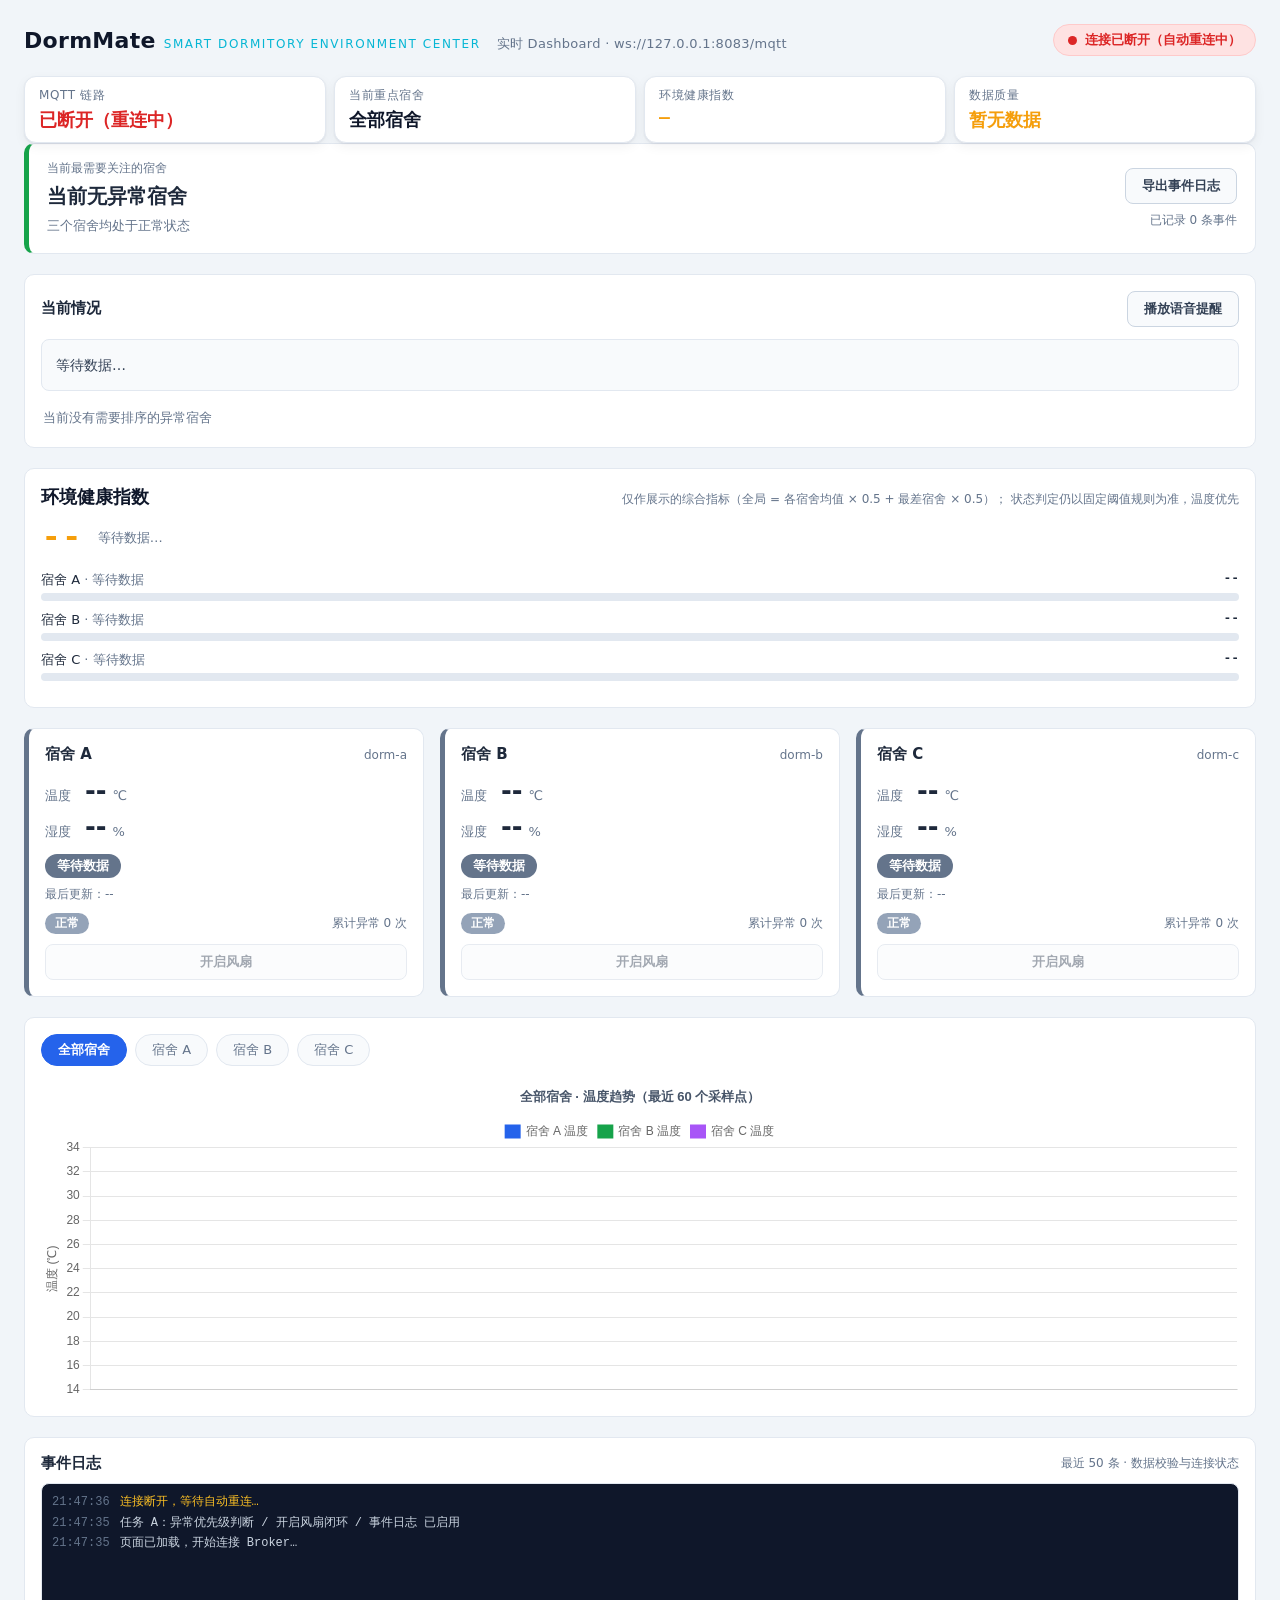
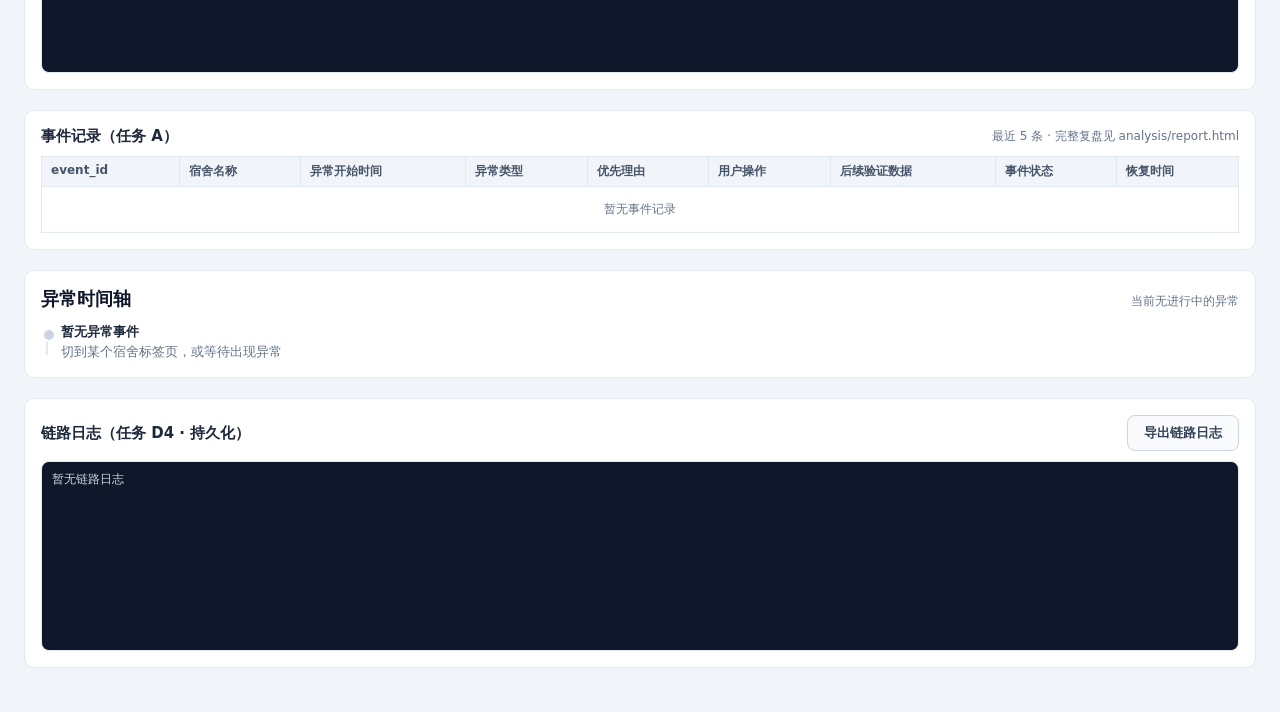
<file: dashboard/index.html>
<!DOCTYPE html>
<html lang="zh-CN">
<head>
<meta charset="UTF-8">
<meta name="viewport" content="width=device-width, initial-scale=1.0">
<title>DormMate 实时 Dashboard</title>
<!-- 依赖本地化到 ../libs/，不依赖 CDN -->
<script src="../libs/mqtt.min.js"></script>
<script src="../libs/chart.umd.js"></script>
<!-- 统一消息协议与数据校验（单一来源，四端共用） -->
<script src="../shared/protocol.js"></script>
<!-- DormMate Design System（品牌与状态色统一口径） -->
<link rel="stylesheet" href="../shared/design-system.css">
<style>
    :root {
        /* 设计 token 全部来自 shared/design-system.css，这里只作本地别名。
           注意状态色口径：偏湿 = 蓝、偏冷 = 琥珀 —— 原先本页把这两个写反了。 */
        --bg: var(--dm-bg);
        --panel: var(--dm-panel);
        --border: var(--dm-border);
        --text: var(--dm-text);
        --muted: var(--dm-muted);
        --ok: var(--dm-normal);
        --warn: var(--dm-cold);
        --bad: var(--dm-hot);
        --normal: var(--dm-normal);
        --hot: var(--dm-hot);
        --wet: var(--dm-wet);
        --cold: var(--dm-cold);
        --offline: var(--dm-offline);
    }

    * { box-sizing: border-box; }

    body {
        margin: 0;
        padding: 24px;
        background: var(--bg);
        color: var(--text);
        font-family: "Microsoft YaHei", "Segoe UI", system-ui, sans-serif;
    }

    header {
        display: flex;
        align-items: center;
        justify-content: space-between;
        flex-wrap: wrap;
        gap: 12px;
        margin-bottom: 20px;
    }

    h1 { font-size: 22px; margin: 0; }
    h1 small { font-size: 13px; color: var(--muted); font-weight: normal; margin-left: 8px; }

    .banner {
        display: inline-flex;
        align-items: center;
        gap: 8px;
        padding: 6px 14px;
        border-radius: 999px;
        font-size: 13px;
        font-weight: bold;
        border: 1px solid transparent;
    }
    .banner::before {
        content: "";
        width: 9px; height: 9px;
        border-radius: 50%;
        background: currentColor;
    }
    .banner.ok   { color: var(--ok);   background: #dcfce7; border-color: #bbf7d0; }
    .banner.warn { color: var(--warn); background: #fef3c7; border-color: #fde68a; }
    .banner.bad  { color: var(--bad);  background: #fee2e2; border-color: #fecaca; }

    .cards {
        display: grid;
        grid-template-columns: repeat(auto-fit, minmax(240px, 1fr));
        gap: 16px;
        margin-bottom: 20px;
    }

    .card {
        background: var(--panel);
        border: 1px solid var(--border);
        border-left: 5px solid var(--muted);
        border-radius: 10px;
        padding: 16px;
        cursor: pointer;
        transition: box-shadow .15s, transform .15s;
    }
    .card:hover { box-shadow: 0 4px 14px rgba(15, 23, 42, .1); transform: translateY(-2px); }
    .card.active { box-shadow: 0 0 0 2px #93c5fd; }
    .card.stale { opacity: .55; }
    .card[data-status="正常"] { border-left-color: var(--normal); }
    .card[data-status="偏冷"] { border-left-color: var(--cold); }
    .card[data-status="偏热"] { border-left-color: var(--hot); }
    .card[data-status="偏湿"] { border-left-color: var(--wet); }

    .card-title {
        display: flex;
        align-items: center;
        justify-content: space-between;
        font-size: 15px;
        font-weight: bold;
        margin-bottom: 12px;
    }
    .card-title .node-id { color: var(--muted); font-size: 12px; font-weight: normal; }

    .metric { display: flex; align-items: baseline; gap: 6px; margin: 6px 0; }
    .metric .value { font-size: 26px; font-weight: bold; font-variant-numeric: tabular-nums; }
    .metric .unit { font-size: 13px; color: var(--muted); }
    .metric .label { font-size: 13px; color: var(--muted); width: 34px; }

    .status-line { margin-top: 12px; display: flex; align-items: center; justify-content: space-between; }
    .badge {
        padding: 3px 12px;
        border-radius: 999px;
        font-size: 13px;
        font-weight: bold;
        color: #fff;
        background: var(--muted);
    }
    .badge[data-status="正常"] { background: var(--normal); }
    .badge[data-status="偏冷"] { background: var(--cold); }
    .badge[data-status="偏热"] { background: var(--hot); }
    .badge[data-status="偏湿"] { background: var(--wet); }

    .stale-tag {
        display: none;
        font-size: 12px;
        color: var(--bad);
        font-weight: bold;
    }
    .card.stale .stale-tag { display: inline; }
    .card-time { margin-top: 8px; font-size: 12px; color: var(--muted); }

    .panel {
        background: var(--panel);
        border: 1px solid var(--border);
        border-radius: 10px;
        padding: 16px;
        margin-bottom: 20px;
    }

    .tabs { display: flex; gap: 8px; flex-wrap: wrap; margin-bottom: 14px; }
    .tab {
        padding: 6px 16px;
        border-radius: 999px;
        border: 1px solid var(--border);
        background: #f8fafc;
        color: var(--muted);
        font-size: 13px;
        cursor: pointer;
        font-family: inherit;
    }
    .tab.active { background: #2563eb; border-color: #2563eb; color: #fff; font-weight: bold; }

    .chart-box { position: relative; height: 320px; }

    .log-head {
        display: flex;
        align-items: center;
        justify-content: space-between;
        margin-bottom: 10px;
    }
    .log-head h2 { font-size: 15px; margin: 0; }
    .log-head span { font-size: 12px; color: var(--muted); }

    .log {
        height: 190px;
        overflow-y: auto;
        border: 1px solid var(--border);
        border-radius: 8px;
        background: #0f172a;
        padding: 8px 10px;
        font-family: Consolas, "Courier New", monospace;
        font-size: 12px;
        line-height: 1.7;
    }
    .log-line { display: flex; gap: 10px; }
    .log-time { color: #64748b; flex: none; }
    .log-msg { word-break: break-all; }
    .log-info .log-msg { color: #cbd5e1; }
    .log-warn .log-msg { color: #fbbf24; }
    .log-error .log-msg { color: #f87171; }
    .log-ok .log-msg { color: #4ade80; }

    /* ===== 任务 A：异常优先级与处置 ===== */
    .priority-panel {
        background: var(--panel);
        border: 1px solid var(--border);
        border-left: 5px solid var(--warn);
        border-radius: 10px;
        padding: 16px 18px;
        margin-bottom: 20px;
        display: flex;
        align-items: center;
        justify-content: space-between;
        gap: 16px;
        flex-wrap: wrap;
    }
    .priority-panel.none { border-left-color: var(--ok); }
    .priority-main { flex: 1; min-width: 280px; }
    .priority-label { font-size: 12px; color: var(--muted); margin-bottom: 6px; }
    .priority-node { font-size: 20px; font-weight: bold; }
    .priority-reason { font-size: 13px; color: var(--muted); margin-top: 6px; line-height: 1.6; }
    .priority-side { text-align: right; }
    .event-count { display: block; font-size: 12px; color: var(--muted); margin-top: 8px; }

    .toolbar-btn {
        font-family: inherit;
        font-size: 13px;
        font-weight: bold;
        padding: 8px 16px;
        border-radius: 8px;
        border: 1px solid #cbd5e1;
        background: #f8fafc;
        color: #334155;
        cursor: pointer;
    }
    .toolbar-btn:hover { background: #e0f2fe; border-color: #38bdf8; color: #0369a1; }

    .phase-chip {
        display: inline-block;
        padding: 2px 10px;
        border-radius: 999px;
        font-size: 12px;
        font-weight: bold;
        color: #fff;
        background: #94a3b8;
    }
    .phase-chip[data-phase="open"] { background: #f59e0b; }
    .phase-chip[data-phase="handling"]  { background: #2563eb; }
    .phase-chip[data-phase="recovered"] { background: #16a34a; }

    .task-a-line {
        display: flex;
        align-items: center;
        justify-content: space-between;
        gap: 8px;
        margin-top: 10px;
        font-size: 12px;
        color: var(--muted);
    }

    .fan-btn {
        margin-top: 10px;
        width: 100%;
        padding: 8px;
        border-radius: 8px;
        border: 1px solid #cbd5e1;
        background: #f8fafc;
        color: #334155;
        font-family: inherit;
        font-size: 13px;
        font-weight: bold;
        cursor: pointer;
    }
    .fan-btn:not(:disabled):hover { background: #e0f2fe; border-color: #38bdf8; color: #0369a1; }
    .fan-btn:disabled { opacity: .45; cursor: not-allowed; }

    .event-table { width: 100%; border-collapse: collapse; font-size: 12px; }
    .event-table th, .event-table td {
        border: 1px solid var(--border);
        padding: 6px 9px;
        text-align: left;
        vertical-align: top;
    }
    .event-table th { background: #f1f5f9; color: #475569; white-space: nowrap; }
    .event-table tr.ongoing td { background: #fffbeb; }
    .event-table .empty { color: var(--muted); text-align: center; padding: 14px; }

    /* ===== 任务 B：当前情况与判断依据 ===== */
    .panel-head {
        display: flex;
        align-items: center;
        justify-content: space-between;
        gap: 12px;
        flex-wrap: wrap;
        margin-bottom: 12px;
    }
    .panel-head h2 { font-size: 15px; margin: 0; }

    .situation {
        font-size: 14px;
        line-height: 1.9;
        padding: 12px 14px;
        background: #f8fafc;
        border: 1px solid var(--border);
        border-radius: 8px;
        color: #334155;
    }
    .situation .ok { color: var(--ok); font-weight: bold; }
    .situation .warn-text { color: var(--bad); font-weight: bold; }

    .rank-list { margin-top: 14px; }
    .rank-item {
        display: flex;
        align-items: center;
        gap: 14px;
        flex-wrap: wrap;
        padding: 9px 12px;
        border: 1px solid var(--border);
        border-radius: 8px;
        margin-bottom: 8px;
        font-size: 13px;
    }
    .rank-item.top { border-color: #f59e0b; background: #fffbeb; }
    .rank-no {
        width: 22px; height: 22px;
        border-radius: 50%;
        background: #94a3b8;
        color: #fff;
        font-size: 12px;
        font-weight: bold;
        display: flex;
        align-items: center;
        justify-content: center;
        flex: none;
    }
    .rank-item.top .rank-no { background: #f59e0b; }
    .rank-node { font-weight: bold; min-width: 74px; }
    .rank-type { min-width: 46px; }
    .rank-dur, .rank-count { color: var(--muted); }
    .rank-basis { margin-left: auto; color: var(--muted); font-size: 12px; }
    .rank-empty { color: var(--muted); font-size: 13px; padding: 4px 2px; }

    #toast {
        position: fixed;
        left: 50%;
        bottom: 40px;
        transform: translate(-50%, 20px);
        background: #1e293b;
        color: #f8fafc;
        padding: 12px 24px;
        border-radius: 10px;
        font-size: 14px;
        font-weight: bold;
        box-shadow: 0 8px 24px rgba(15, 23, 42, .3);
        opacity: 0;
        pointer-events: none;
        transition: opacity .25s, transform .25s;
        z-index: 100;
    }
    #toast.show { opacity: 1; transform: translate(-50%, 0); }
</style>
</head>
<body>

<header>
    <h1 class="dm-brand-title">DormMate
        <span class="dm-brand-sub">Smart Dormitory Environment Center</span>
        <small>实时 Dashboard · ws://127.0.0.1:8083/mqtt</small>
    </h1>
    <div class="banner warn" id="banner">正在连接 Broker…</div>
</header>

<!-- 顶部系统状态 -->
<div class="dm-statusbar" id="statusBar">
    <div class="dm-statusbar__item">
        <span class="dm-statusbar__key">MQTT 链路</span>
        <span class="dm-statusbar__val" id="sbMqtt">连接中…</span>
    </div>
    <div class="dm-statusbar__item">
        <span class="dm-statusbar__key">当前重点宿舍</span>
        <span class="dm-statusbar__val" id="sbFocus">全部宿舍</span>
    </div>
    <div class="dm-statusbar__item">
        <span class="dm-statusbar__key">环境健康指数</span>
        <span class="dm-statusbar__val" id="sbHealth">—</span>
    </div>
    <div class="dm-statusbar__item">
        <span class="dm-statusbar__key">数据质量</span>
        <span class="dm-statusbar__val" id="sbQuality">—</span>
    </div>
</div>

<div class="priority-panel none" id="priorityPanel">
    <div class="priority-main">
        <div class="priority-label">当前最需要关注的宿舍</div>
        <div class="priority-node" id="priorityNode">当前无异常宿舍</div>
        <div class="priority-reason" id="priorityReason">三个宿舍均处于正常状态</div>
    </div>
    <div class="priority-side">
        <button class="toolbar-btn" id="exportEventsBtn">导出事件日志</button>
        <span class="event-count" id="eventCount">已记录 0 条事件</span>
    </div>
</div>

<div class="panel">
    <div class="panel-head">
        <h2>当前情况</h2>
        <button class="toolbar-btn" id="ttsBtn">播放语音提醒</button>
    </div>
    <div class="situation" id="situationText">等待数据…</div>
    <div class="rank-list" id="rankList"></div>
</div>

<!-- 环境健康指数：纯 UI 综合指标，不参与状态判定 -->
<div class="panel">
    <div class="dm-panel-title">
        <h2>环境健康指数</h2>
        <span class="dm-panel-note">
            仅作展示的综合指标（全局 = 各宿舍均值 × 0.5 + 最差宿舍 × 0.5）；
            状态判定仍以固定阈值规则为准，温度优先
        </span>
    </div>
    <div class="dm-health">
        <div class="dm-health__score is-ok" id="healthScore">--</div>
        <div class="dm-health__meta" id="healthMeta">等待数据…</div>
    </div>
    <div id="healthList" style="margin-top: 16px;"></div>
</div>

<div class="cards" id="cards"></div>

<div class="panel">
    <div class="tabs" id="tabs"></div>
    <div class="chart-box"><canvas id="chart"></canvas></div>
</div>

<div class="panel">
    <div class="log-head">
        <h2>事件日志</h2>
        <span>最近 50 条 · 数据校验与连接状态</span>
    </div>
    <div class="log" id="log"></div>
</div>

<div class="panel">
    <div class="log-head">
        <h2>事件记录（任务 A）</h2>
        <span>最近 5 条 · 完整复盘见 analysis/report.html</span>
    </div>
    <table class="event-table" id="eventTable"></table>
</div>

<!-- 异常时间轴：异常发生 → 开启风扇 → 温度变化 → 恢复 -->
<div class="panel">
    <div class="dm-panel-title">
        <h2>异常时间轴</h2>
        <span class="dm-panel-note" id="timelineNode">按当前查看的宿舍展示</span>
    </div>
    <ul class="dm-timeline" id="timeline"></ul>
</div>

<div class="panel">
    <div class="log-head">
        <h2>链路日志（任务 D4 · 持久化）</h2>
        <span>
            <button class="toolbar-btn" id="exportLinkLogBtn">导出链路日志</button>
        </span>
    </div>
    <div class="log" id="linkLog"></div>
</div>

<div id="toast"></div>

<script>
(function () {
    'use strict';

    // CDN 依赖可用性：mqtt.js / chart.js 任一加载失败时，
    // 页面其余功能（卡片、事件日志、导出、TTS）都必须照常可用，
    // 不能因为一个外部脚本没下来就整页抛 ReferenceError。
    var HAS_MQTT = (typeof mqtt !== 'undefined');
    var HAS_CHART = (typeof Chart !== 'undefined');

    // ---------- 常量 ----------
    // 消息协议与校验规则统一来自 shared/protocol.js，本页不再自带一份
    var P = window.DormMateProtocol;
    var NODES = P.NODES;
    var NODE_LABEL = { 'dorm-a': '宿舍 A', 'dorm-b': '宿舍 B', 'dorm-c': '宿舍 C' };
    var NODE_COLOR = { 'dorm-a': '#2563eb', 'dorm-b': '#16a34a', 'dorm-c': '#a855f7' };
    var MAX_POINTS = 60;
    var MAX_LOG = 50;
    var STALE_MS = 10000;              // 超过该时长未收到数据，判定节点离线
    var LINK_LOG_KEY = 'dormmate_link_log';
    var MAX_LINK_LOG = 200;

    // 任务 D4：节点在线状态（仅在状态翻转时写链路日志，避免每秒重复记录）
    var offlineState = {};
    NODES.forEach(function (id) { offlineState[id] = false; });

    // 每个节点最近一次收到的 seq：比它旧的 MQTT 消息直接丢弃，防止旧数据覆盖新状态
    var lastSeq = {};
    NODES.forEach(function (id) { lastSeq[id] = null; });

    // ---------- 状态：每个节点一份独立数据，互不串号 ----------
    var state = {};
    NODES.forEach(function (id) {
        state[id] = {
            labels: [],
            temp: [],
            hum: [],
            temperature: null,
            humidity: null,
            status: '',
            lastUpdate: null
        };
    });
    var currentView = 'all';
    var chart = null;

    /* ===== 任务 A：异常优先级、处置状态机、事件日志 ===== */
    var PHASE_LABEL = {
        normal: '正常',
        open: '待处理',
        handling: '处理中',
        recovered: '已恢复'
    };
    var EVENTS_KEY = 'dormmate_taskA_events';

    // 每个宿舍的处置状态：phase 是状态机当前态，episode 是进行中的异常段
    var taskA = {};
    NODES.forEach(function (id) {
        taskA[id] = {
            phase: 'normal',
            episode: null,
            anomalyCount: 0,
            newDataSinceAction: 0,
            verifyData: []          // D3：处理中收到的后续验证数据
        };
    });

    // 已完成的异常事件，持久化到 localStorage，刷新页面不丢
    var events = loadEvents();

    /* P0-六：event_id 不能在刷新后从 evt-xxx-01 重新开始。
       从已归档事件里恢复每个宿舍的最大序号，新的异常段接着往下编号，
       保证同一宿舍的历史事件 ID 全局唯一（旧的 evt-legacy-N 不参与编号）。 */
    function seedEventSeq() {
        var seq = {};
        NODES.forEach(function (id) { seq[id] = 0; });
        events.forEach(function (r) {
            var m = /^evt-(.+)-(\d+)$/.exec(String(r.event_id || ''));
            if (m && Object.prototype.hasOwnProperty.call(seq, m[1])) {
                var n = parseInt(m[2], 10);
                if (n > seq[m[1]]) seq[m[1]] = n;
            }
        });
        return seq;
    }
    var eventSeq = seedEventSeq();

    var priorityNode = null;
    var toastTimer = null;
    var mqttClient = null;

    var cardsEl = document.getElementById('cards');
    var tabsEl = document.getElementById('tabs');
    var logEl = document.getElementById('log');
    var bannerEl = document.getElementById('banner');
    var priorityPanelEl = document.getElementById('priorityPanel');
    var priorityNodeEl = document.getElementById('priorityNode');
    var priorityReasonEl = document.getElementById('priorityReason');
    var eventCountEl = document.getElementById('eventCount');
    var eventTableEl = document.getElementById('eventTable');
    var exportBtn = document.getElementById('exportEventsBtn');
    var toastEl = document.getElementById('toast');
    var situationEl = document.getElementById('situationText');
    var rankListEl = document.getElementById('rankList');
    var ttsBtn = document.getElementById('ttsBtn');
    var linkLogEl = document.getElementById('linkLog');
    var exportLinkLogBtn = document.getElementById('exportLinkLogBtn');
    // 第四轮新增：顶部系统状态 / 环境健康指数 / 异常时间轴
    var sbMqttEl = document.getElementById('sbMqtt');
    var sbFocusEl = document.getElementById('sbFocus');
    var sbHealthEl = document.getElementById('sbHealth');
    var sbQualityEl = document.getElementById('sbQuality');
    var healthScoreEl = document.getElementById('healthScore');
    var healthMetaEl = document.getElementById('healthMeta');
    var healthListEl = document.getElementById('healthList');
    var timelineEl = document.getElementById('timeline');
    var timelineNodeEl = document.getElementById('timelineNode');
    var mqttState = 'connecting';     // connecting / online / offline / manual

    // ---------- 通用工具 ----------
    function pad(n) { return n < 10 ? '0' + n : '' + n; }

    function nowTime() {
        var d = new Date();
        return pad(d.getHours()) + ':' + pad(d.getMinutes()) + ':' + pad(d.getSeconds());
    }

    function escapeHtml(text) {
        return String(text)
            .replace(/&/g, '&amp;').replace(/</g, '&lt;').replace(/>/g, '&gt;')
            .replace(/"/g, '&quot;').replace(/'/g, '&#39;');
    }

    function log(level, text) {
        var line = document.createElement('div');
        line.className = 'log-line log-' + level;
        line.innerHTML = '<span class="log-time">' + nowTime() + '</span>' +
                         '<span class="log-msg">' + escapeHtml(text) + '</span>';
        logEl.insertBefore(line, logEl.firstChild);
        while (logEl.childNodes.length > MAX_LOG) {
            logEl.removeChild(logEl.lastChild);
        }
    }

    // 状态兜底规则统一来自 shared/protocol.js（全项目唯一实现）。
    // 任务 E3：正常情况下 status 一律采用后端 Publisher 计算的值，前端不自行重算；
    // 仅在 MQTT 消息缺少合法 status 时兜底（保留 D 模块的容错验收）。
    var calcStatus = P.calcStatus;

    function setBanner(kind, text) {
        bannerEl.className = 'banner ' + kind;
        bannerEl.textContent = text;
    }

    /* =========================================================
       任务 A：异常优先级判断 + 处置状态机 + 事件日志
       ========================================================= */

    function nowStamp() {
        var d = new Date();
        return d.getFullYear() + '-' + pad(d.getMonth() + 1) + '-' + pad(d.getDate()) +
            ' ' + pad(d.getHours()) + ':' + pad(d.getMinutes()) + ':' + pad(d.getSeconds());
    }

    function fmtDuration(ms) {
        var total = Math.floor(ms / 1000);
        return pad(Math.floor(total / 60)) + ':' + pad(total % 60);
    }

    function loadEvents() {
        try {
            var raw = window.localStorage.getItem(EVENTS_KEY);
            var parsed = raw ? JSON.parse(raw) : [];
            if (!Array.isArray(parsed)) return [];
            // 任务 A 的 7 字段旧记录迁移到任务 D 的 9 字段格式
            return parsed.map(function (r, i) {
                if (r.event_id) return r;
                return {
                    event_id: 'evt-legacy-' + (i + 1),
                    nodeId: r.node || '—',
                    startTime: r.startTime || '—',
                    type: r.type || '—',
                    priorityReason: r.priorityReason || '—',
                    userAction: r.userAction || '无',
                    verifyData: '—',
                    status: (r.result === '已恢复') ? 'RECOVERED' : 'OPEN',
                    recoverTime: r.recoverTime || '—'
                };
            });
        } catch (err) {
            return [];
        }
    }

    function saveEvents() {
        try {
            window.localStorage.setItem(EVENTS_KEY, JSON.stringify(events));
        } catch (err) {
            log('warn', '事件日志写入 localStorage 失败：' + err.message);
        }
    }

    /* =========================================================
       任务 D4：持久化链路日志
       记录三类事件：offline（节点离线）/ recovered（恢复在线）/ fault（消息异常）
       存 localStorage，刷新页面不丢，可导出 link_log.csv
       ========================================================= */

    var linkLog = loadLinkLog();

    function loadLinkLog() {
        try {
            var raw = window.localStorage.getItem(LINK_LOG_KEY);
            var parsed = raw ? JSON.parse(raw) : [];
            return Array.isArray(parsed) ? parsed : [];
        } catch (err) {
            return [];
        }
    }

    function saveLinkLog() {
        try {
            window.localStorage.setItem(LINK_LOG_KEY, JSON.stringify(linkLog));
        } catch (err) {
            log('warn', '链路日志写入 localStorage 失败：' + err.message);
        }
    }

    function addLinkLog(type, node, detail) {
        linkLog.push({ time: nowStamp(), type: type, node: node || '—', detail: detail });
        while (linkLog.length > MAX_LINK_LOG) linkLog.shift();
        saveLinkLog();
        renderLinkLog();
    }

    function renderLinkLog() {
        if (!linkLogEl) return;
        if (!linkLog.length) {
            linkLogEl.innerHTML = '<div class="log-line log-info">' +
                '<span class="log-msg">暂无链路日志</span></div>';
            return;
        }
        var html = '';
        linkLog.slice(-20).reverse().forEach(function (e) {
            var cls = e.type === 'recovered' ? 'ok'
                : (e.type === 'offline' ? 'error' : 'warn');
            html += '<div class="log-line log-' + cls + '">' +
                '<span class="log-time">' + escapeHtml(e.time.slice(11)) + '</span>' +
                '<span class="log-msg">[' + escapeHtml(e.type) + '] ' +
                escapeHtml(e.node) + ' — ' + escapeHtml(e.detail) + '</span></div>';
        });
        linkLogEl.innerHTML = html;
    }

    function exportLinkLog() {
        if (!linkLog.length) {
            showToast('暂无链路日志可导出');
            return;
        }
        var csv = 'time,type,node,detail\n';
        linkLog.forEach(function (e) {
            csv += [e.time, e.type, e.node, e.detail].map(csvCell).join(',') + '\n';
        });

        var blob = new Blob(['\ufeff' + csv], { type: 'text/csv;charset=utf-8;' });
        var link = document.createElement('a');
        link.href = URL.createObjectURL(blob);
        link.download = 'link_log.csv';
        document.body.appendChild(link);
        link.click();
        document.body.removeChild(link);
        log('info', '已导出链路日志 link_log.csv（' + linkLog.length + ' 条）');
        showToast('已导出 link_log.csv（' + linkLog.length + ' 条）');
    }

    function showToast(text) {
        toastEl.textContent = text;
        toastEl.classList.add('show');
        if (toastTimer) clearTimeout(toastTimer);
        toastTimer = setTimeout(function () { toastEl.classList.remove('show'); }, 3200);
    }

    /* ---- A1：优先级判断（先比异常持续时间，长的优先；时长相同则比异常次数）---- */
    function recomputePriority() {
        var candidates = [];
        NODES.forEach(function (id) {
            var t = taskA[id];
            if (!t.episode) return;
            candidates.push({
                node: id,
                // 按秒取整：让几乎同时开始的异常段有机会触发"次数破平"规则
                durationSec: Math.floor((Date.now() - t.episode.startTs) / 1000),
                count: t.anomalyCount
            });
        });

        if (!candidates.length) {
            priorityNode = null;
            priorityPanelEl.className = 'priority-panel none';
            priorityNodeEl.textContent = '当前无异常宿舍';
            priorityReasonEl.textContent = '三个宿舍均处于正常状态';
            return;
        }

        candidates.sort(function (a, b) {
            if (b.durationSec !== a.durationSec) return b.durationSec - a.durationSec;
            return b.count - a.count;
        });

        var top = candidates[0];
        var tied = candidates.filter(function (c) { return c.durationSec === top.durationSec; }).length;

        var reason = '优先原因：异常持续 ' + fmtDuration(top.durationSec * 1000) +
            (tied > 1 ? '（并列最长）' : '（最长）') +
            '，异常 ' + top.count + ' 次' +
            (tied > 1 ? '（时长并列，取次数多者）' : '');

        priorityNode = top.node;
        priorityPanelEl.className = 'priority-panel';
        priorityNodeEl.textContent = NODE_LABEL[top.node] + '（' + top.node + '）';
        priorityReasonEl.textContent = reason + '　当前状态：' + PHASE_LABEL[taskA[top.node].phase];

        taskA[top.node].episode.priorityReason = reason;
    }

    /* ---- A3 / D3：状态机完全由 MQTT 新数据驱动，点击按钮绝不直接判恢复 ---- */
    function taskAOnData(nodeId, status, timeStr, temperature, humidity) {
        var t = taskA[nodeId];
        var stamp = /^\d{4}-\d{2}-\d{2} \d{2}:\d{2}:\d{2}$/.test(timeStr || '')
            ? timeStr : nowStamp();

        if (status === '正常') {
            if (t.episode) {
                var ep = t.episode;
                events.push({
                    event_id: ep.eventId,
                    nodeId: nodeId,
                    startTime: ep.startTime,
                    type: ep.type,
                    priorityReason: ep.priorityReason || '—',
                    userAction: ep.fanActionTime ? ('开启风扇 ' + ep.fanActionTime) : '无',
                    verifyData: t.verifyData.length ? t.verifyData.join('；') : '—',
                    status: 'RECOVERED',
                    recoverTime: stamp
                });
                saveEvents();
                log('ok', nodeId + ' 数据恢复正常，事件 ' + ep.eventId + ' 已归档');
                t.episode = null;
                t.phase = 'recovered';       // HANDLING → 后续数据正常 → RECOVERED
            } else if (t.anomalyCount === 0) {
                t.phase = 'normal';          // 从未发生过异常，保持「正常」
            }
            // 已经恢复过（anomalyCount > 0 且无进行中的异常段）则停留在「已恢复」，
            // 等下一次异常才转 OPEN——不能因为又收到一条正常数据就回退成「正常」。
            t.newDataSinceAction = 0;
            t.verifyData = [];
            return;
        }

        if (!t.episode) {
            t.anomalyCount += 1;
            eventSeq[nodeId] += 1;
            t.episode = {
                eventId: 'evt-' + nodeId + '-' + pad(eventSeq[nodeId]),
                startTs: Date.now(),
                startTime: stamp,
                type: status,
                fanActionTime: null,
                priorityReason: '—'
            };
            t.phase = 'open';
            t.newDataSinceAction = 0;
            t.verifyData = [];
            log('warn', nodeId + ' 出现异常：' + status +
                '（事件 ' + t.episode.eventId + '，累计第 ' + t.anomalyCount + ' 次）');
        } else {
            t.episode.type = status;
            if (t.phase === 'handling') {
                t.newDataSinceAction += 1;
                // D3：记录处理中收到的后续验证数据（最多保留最近 3 组）
                if (typeof temperature === 'number' && typeof humidity === 'number') {
                    t.verifyData.push(temperature.toFixed(1) + '℃/' +
                        humidity.toFixed(1) + '% ' + status);
                    if (t.verifyData.length > 3) t.verifyData.shift();
                }
            } else {
                t.phase = 'open';
            }
        }
    }

    /* ---- A2：开启风扇（只把状态推到"处理中"，恢复仍由数据决定）----
       P0-五：必须确认命令真的发出去了才进入 HANDLING。
       未连接、发布失败、发布抛异常，三种情况都留在 OPEN，绝不假装"处理中"。 */
    function startFan(nodeId) {
        var t = taskA[nodeId];
        if (!t.episode || t.phase !== 'open') {
            showToast('当前状态不允许开启风扇');
            return;
        }

        if (!mqttClient || !mqttClient.connected) {
            log('error', nodeId + ' 开启风扇失败：MQTT 未连接，状态保持「待处理」');
            addLinkLog('fault', nodeId, '开启风扇失败：MQTT 未连接，未进入处理中');
            showToast('MQTT 未连接，风扇命令未发出（' + NODE_LABEL[nodeId] + '）');
            return;
        }

        function onFanPublished(err) {
            if (err) {
                log('error', nodeId + ' 开启风扇失败：' + err.message + '，状态保持「待处理」');
                addLinkLog('fault', nodeId, '开启风扇发布失败：' + err.message);
                showToast('风扇命令发送失败（' + NODE_LABEL[nodeId] + '）');
                return;
            }
            t.episode.fanActionTime = nowTime();
            t.phase = 'handling';
            t.newDataSinceAction = 0;
            t.verifyData = [];
            log('ok', nodeId + ' 已下发开启风扇命令 → dormmate/' + nodeId + '/fan');
            showToast('处理中，风扇已开启（' + NODE_LABEL[nodeId] + '）');
            renderCard(nodeId);
            renderEvents();
            recomputePriority();
        }

        try {
            // QoS 1 + 回调：PUBACK 到达才算命令发出成功
            mqttClient.publish(
                'dormmate/' + nodeId + '/fan',
                JSON.stringify({
                    schemaVersion: P.SCHEMA_VERSION,
                    nodeId: nodeId,
                    command: 'on',
                    time: nowStamp(),
                    seq: P.nextSeq()
                }),
                { qos: 1 },
                onFanPublished
            );
        } catch (err) {
            log('error', nodeId + ' 开启风扇失败：' + err.message + '，状态保持「待处理」');
            addLinkLog('fault', nodeId, '开启风扇异常：' + err.message);
            showToast('风扇命令发送失败（' + NODE_LABEL[nodeId] + '）');
        }
    }

    /* ---- D3：事件明细（已完成的 + 进行中的），共 9 个字段 ---- */
    var EVENT_HEADERS = ['event_id', '宿舍名称', '异常开始时间', '异常类型',
                         '优先理由', '用户操作', '后续验证数据', '事件状态', '恢复时间'];

    function currentEventRows() {
        var rows = events.slice();
        NODES.forEach(function (id) {
            var t = taskA[id];
            if (!t.episode) return;
            rows.push({
                event_id: t.episode.eventId,
                nodeId: id,
                startTime: t.episode.startTime,
                type: t.episode.type,
                priorityReason: t.episode.priorityReason || '—',
                userAction: t.episode.fanActionTime ? ('开启风扇 ' + t.episode.fanActionTime) : '无',
                verifyData: t.verifyData.length ? t.verifyData.join('；') : '—',
                status: t.phase === 'handling' ? 'HANDLING' : 'OPEN',
                recoverTime: '—',
                ongoing: true
            });
        });
        return rows;
    }

    function renderEvents() {
        var rows = currentEventRows();
        eventCountEl.textContent = '已记录 ' + rows.length + ' 条事件';

        var html = '<tr>' + EVENT_HEADERS.map(function (h) {
            return '<th>' + escapeHtml(h) + '</th>';
        }).join('') + '</tr>';

        if (!rows.length) {
            html += '<tr><td class="empty" colspan="' + EVENT_HEADERS.length + '">暂无事件记录</td></tr>';
        } else {
            rows.slice(-5).reverse().forEach(function (r) {
                html += '<tr' + (r.ongoing ? ' class="ongoing"' : '') + '>' +
                    '<td>' + escapeHtml(r.event_id) + '</td>' +
                    '<td>' + escapeHtml(NODE_LABEL[r.nodeId] || r.nodeId) + '</td>' +
                    '<td>' + escapeHtml(r.startTime) + '</td>' +
                    '<td>' + escapeHtml(r.type) + '</td>' +
                    '<td>' + escapeHtml(r.priorityReason) + '</td>' +
                    '<td>' + escapeHtml(r.userAction) + '</td>' +
                    '<td>' + escapeHtml(r.verifyData) + '</td>' +
                    '<td>' + escapeHtml(r.status) + '</td>' +
                    '<td>' + escapeHtml(r.recoverTime) + '</td></tr>';
            });
        }
        eventTableEl.innerHTML = html;
    }

    function csvCell(value) {
        var s = String(value == null ? '' : value);
        return /[",\n]/.test(s) ? '"' + s.replace(/"/g, '""') + '"' : s;
    }

    function exportEvents() {
        var rows = currentEventRows();
        if (!rows.length) {
            showToast('暂无事件记录可导出');
            return;
        }
        var csv = EVENT_HEADERS.join(',') + '\n';
        rows.forEach(function (r) {
            csv += [r.event_id, r.nodeId, r.startTime, r.type, r.priorityReason,
                    r.userAction, r.verifyData, r.status, r.recoverTime]
                    .map(csvCell).join(',') + '\n';
        });

        var blob = new Blob(['\ufeff' + csv], { type: 'text/csv;charset=utf-8;' });
        var link = document.createElement('a');
        link.href = URL.createObjectURL(blob);
        link.download = 'events.csv';
        document.body.appendChild(link);
        link.click();
        document.body.removeChild(link);
        log('info', '已导出事件日志 events.csv（' + rows.length + ' 条）');
        showToast('已导出 events.csv（' + rows.length + ' 条）');
    }

    /* =========================================================
       任务 B：当前情况描述（B1）、判断依据排名（B2）、语音提醒（B4）
       所有文字均由实时数据拼装，没有写死的句子
       ========================================================= */

    // 按优先级排序的异常宿舍（时长优先，时长相同比次数）—— B1/B2/TTS 共用
    function buildRankItems() {
        var items = [];
        NODES.forEach(function (id) {
            var t = taskA[id];
            if (!t.episode) return;
            items.push({
                node: id,
                type: t.episode.type,
                durationSec: Math.floor((Date.now() - t.episode.startTs) / 1000),
                count: t.anomalyCount,
                phase: t.phase
            });
        });
        items.sort(function (a, b) {
            if (b.durationSec !== a.durationSec) return b.durationSec - a.durationSec;
            return b.count - a.count;
        });
        return items;
    }

    /* ---- B1：一句话说清"当前发生的情况" ---- */
    function renderSituation() {
        var withData = NODES.filter(function (id) { return state[id].status !== ''; });
        if (!withData.length) {
            situationEl.textContent = '等待数据…';
            return;
        }

        var abnormal = withData.filter(function (id) { return taskA[id].episode; });

        if (!abnormal.length) {
            var brief = withData.map(function (id) {
                var s = state[id];
                return NODE_LABEL[id] + ' ' + s.temperature.toFixed(1) + '℃ / ' +
                    s.humidity.toFixed(1) + '%';
            }).join('　');
            situationEl.innerHTML = '<span class="ok">三个宿舍环境均正常，无需关注。</span>　' +
                escapeHtml(brief);
            return;
        }

        var parts = abnormal.map(function (id) {
            var t = taskA[id];
            var s = state[id];
            var metric = t.episode.type === '偏湿'
                ? s.humidity.toFixed(1) + '%'
                : s.temperature.toFixed(1) + '℃';
            return '<span class="warn-text">' + NODE_LABEL[id] + '</span> ' +
                escapeHtml(t.episode.type) + '（' + metric + '），已持续 ' +
                fmtDuration(Date.now() - t.episode.startTs) +
                '，今日第 ' + t.anomalyCount + ' 次，当前' + PHASE_LABEL[t.phase];
        });

        var normalIds = withData.filter(function (id) { return !taskA[id].episode; });
        var tail = normalIds.length
            ? '　' + normalIds.map(function (id) { return NODE_LABEL[id]; }).join('、') + ' 正常。'
            : '';

        situationEl.innerHTML = '当前有 ' + abnormal.length + ' 个宿舍处于异常：' +
            parts.join('；') + '。' + tail;
    }

    /* ---- B2：优先宿舍的判断依据（时长 / 次数）---- */
    function renderRank() {
        var items = buildRankItems();
        if (!items.length) {
            rankListEl.innerHTML = '<div class="rank-empty">当前没有需要排序的异常宿舍</div>';
            return;
        }

        var html = '';
        items.forEach(function (it, i) {
            var tied = items.filter(function (o) { return o.durationSec === it.durationSec; }).length > 1;
            var basis;
            if (i === 0) {
                basis = '判断依据：持续 ' + fmtDuration(it.durationSec * 1000) +
                    (tied ? '（并列最长）' : '（最长）') + '，异常 ' + it.count + ' 次' +
                    (tied ? '（并列时取次数多者）' : '');
            } else {
                basis = '持续 ' + fmtDuration(it.durationSec * 1000) + '，异常 ' + it.count + ' 次';
            }
            html += '<div class="rank-item' + (i === 0 ? ' top' : '') + '">' +
                '<span class="rank-no">' + (i + 1) + '</span>' +
                '<span class="rank-node">' + NODE_LABEL[it.node] + '</span>' +
                '<span class="rank-type">' + escapeHtml(it.type) + '</span>' +
                '<span class="rank-dur">异常持续 ' + fmtDuration(it.durationSec * 1000) + '</span>' +
                '<span class="rank-count">异常 ' + it.count + ' 次</span>' +
                '<span class="rank-basis">' + escapeHtml(basis) + '　' + PHASE_LABEL[it.phase] + '</span>' +
                '</div>';
        });
        rankListEl.innerHTML = html;
    }

    /* ---- B4：语音提醒只朗读"当前提醒"，文案同样由数据自动生成 ---- */
    function buildReminderSpeech() {
        var items = buildRankItems();
        if (!items.length) {
            return '三个宿舍环境均正常，无需关注。';
        }

        var top = items[0];
        var mins = Math.floor(top.durationSec / 60);
        var secs = top.durationSec % 60;
        var durText = mins > 0 ? mins + ' 分 ' + secs + ' 秒' : secs + ' 秒';

        var text = '当前最需要关注的宿舍是' + NODE_LABEL[top.node] + '：' + top.type +
            '，已持续 ' + durText + '，这是今日第 ' + top.count + ' 次异常。';

        var others = items.slice(1);
        if (others.length) {
            text += others.map(function (o) {
                var m = Math.floor(o.durationSec / 60);
                return NODE_LABEL[o.node] + ' ' + o.type + '，已持续 ' +
                    (m > 0 ? m + ' 分钟' : o.durationSec + ' 秒');
            }).join('；') + '。';
        }

        var normalIds = NODES.filter(function (id) { return !taskA[id].episode; });
        if (normalIds.length) {
            text += normalIds.map(function (id) { return NODE_LABEL[id]; }).join('、') + ' 正常。';
        }
        return text;
    }

    function speakReminder() {
        if (!('speechSynthesis' in window)) {
            showToast('当前浏览器不支持语音合成');
            return;
        }
        var text = buildReminderSpeech();
        var utterance = new SpeechSynthesisUtterance(text);
        utterance.lang = 'zh-CN';
        window.speechSynthesis.cancel();
        window.speechSynthesis.speak(utterance);
        log('info', '语音提醒：' + text);
        showToast('正在朗读当前提醒');
    }

    // ---------- 卡片渲染 ----------
    function buildCards() {
        NODES.forEach(function (id) {
            var card = document.createElement('div');
            card.className = 'card';
            card.id = 'card-' + id;
            card.innerHTML =
                '<div class="card-title"><span>' + NODE_LABEL[id] + '</span>' +
                '<span class="node-id">' + id + '</span></div>' +
                '<div class="metric"><span class="label">温度</span>' +
                '<span class="value temp">--</span><span class="unit">℃</span></div>' +
                '<div class="metric"><span class="label">湿度</span>' +
                '<span class="value humid">--</span><span class="unit">%</span></div>' +
                '<div class="status-line"><span class="badge status">等待数据</span>' +
                '<span class="stale-tag">节点离线</span></div>' +
                '<div class="card-time">最后更新：--</div>' +
                '<div class="task-a-line"><span class="phase-chip" data-phase="normal">正常</span>' +
                '<span class="anomaly-info">累计异常 0 次</span></div>' +
                '<button class="fan-btn" disabled>开启风扇</button>';
            card.addEventListener('click', function () { switchView(id); });
            card.querySelector('.fan-btn').addEventListener('click', function (e) {
                e.stopPropagation();   // 不要连带触发卡片的"切换视图"
                startFan(id);
            });
            cardsEl.appendChild(card);
        });
    }

    function renderCard(id) {
        var s = state[id];
        var card = document.getElementById('card-' + id);
        if (!card) return;
        if (s.status) {
            card.setAttribute('data-status', s.status);
            card.querySelector('.status').setAttribute('data-status', s.status);
            card.querySelector('.status').textContent = s.status;
        }
        card.querySelector('.temp').textContent = s.temperature === null ? '--' : s.temperature.toFixed(1);
        card.querySelector('.humid').textContent = s.humidity === null ? '--' : s.humidity.toFixed(1);
        card.querySelector('.card-time').textContent = '最后更新：' +
            (s.lastUpdate ? new Date(s.lastUpdate).toTimeString().slice(0, 8) : '--');

        // ---- 任务 A：处置状态与风扇按钮 ----
        var t = taskA[id];
        var chip = card.querySelector('.phase-chip');
        chip.setAttribute('data-phase', t.phase);
        chip.textContent = PHASE_LABEL[t.phase];

        var info = card.querySelector('.anomaly-info');
        if (t.episode) {
            info.textContent = '异常持续 ' + fmtDuration(Date.now() - t.episode.startTs) +
                ' · 累计 ' + t.anomalyCount + ' 次' +
                (t.phase === 'handling' ? ' · 已验证 ' + t.verifyData.length + ' 组新数据' : '');
        } else {
            info.textContent = '累计异常 ' + t.anomalyCount + ' 次';
        }

        var btn = card.querySelector('.fan-btn');
        btn.disabled = t.phase !== 'open';
        btn.textContent = t.phase === 'handling' ? '风扇已开启（处理中）'
            : (t.phase === 'recovered' ? '已恢复' : '开启风扇');

        card.classList.toggle('active', currentView === id);
    }

    /* 任务 D4：节点离线检测。
       超过 STALE_MS 未收到该节点数据即判定离线；只在状态翻转的那一刻写链路日志，
       否则每秒都会重复记一条。 */
    function checkStale() {
        var now = Date.now();
        NODES.forEach(function (id) {
            var s = state[id];
            if (s.lastUpdate === null) return;       // 还没收到过数据，不判离线

            var offline = (now - s.lastUpdate) > STALE_MS;
            var card = document.getElementById('card-' + id);
            if (card) card.classList.toggle('stale', offline);

            if (offline !== offlineState[id]) {
                offlineState[id] = offline;
                if (offline) {
                    addLinkLog('offline', id,
                        '超过 ' + (STALE_MS / 1000) + ' 秒未收到数据，判定节点离线');
                    log('error', id + ' 节点离线：数据中断');
                } else {
                    addLinkLog('recovered', id, '重新收到数据，节点恢复在线');
                    log('ok', id + ' 节点恢复在线');
                }
            }
        });
    }

    /* =========================================================
       第四轮：顶部系统状态 / 环境健康指数 / 异常时间轴
       健康指数是纯 UI 综合指标，不参与也不替代固定阈值规则
       ========================================================= */
    function healthScoreOf(nodeId) {
        var s = state[nodeId];
        if (s.temperature === null) return null;

        var t = s.temperature;
        var h = s.humidity;
        var score = 100;

        // 偏离舒适区间的程度：越界越多扣越多
        if (t < 18) score -= Math.min(45, (18 - t) * 6);
        else if (t >= 30) score -= Math.min(45, (t - 30) * 6);
        else if (t > 26) score -= (t - 26) * 2;      // 逼近偏热阈值，轻微扣分

        if (h >= 75) score -= Math.min(30, (h - 75) * 3);
        else if (h > 65) score -= (h - 65) * 0.8;

        if (offlineState[nodeId]) score -= 25;        // 数据停更本身就是风险

        return Math.max(0, Math.round(score));
    }

    function healthClass(score) {
        if (score === null) return 'is-warn';
        if (score >= 80) return 'is-ok';
        if (score >= 55) return 'is-warn';
        return 'is-bad';
    }

    function overallHealth() {
        var scores = [];
        NODES.forEach(function (id) {
            var v = healthScoreOf(id);
            if (v !== null) scores.push(v);
        });
        if (!scores.length) return null;
        var avg = scores.reduce(function (a, b) { return a + b; }, 0) / scores.length;
        return Math.round(avg * 0.5 + Math.min.apply(null, scores) * 0.5);
    }

    function renderHealth() {
        var overall = overallHealth();
        healthScoreEl.textContent = overall === null ? '--' : overall;
        healthScoreEl.className = 'dm-health__score ' + healthClass(overall);

        var scores = [];
        NODES.forEach(function (id) {
            var v = healthScoreOf(id);
            if (v !== null) scores.push(v);
        });
        if (!scores.length) {
            healthMetaEl.textContent = '等待数据…';
        } else {
            var offlineCount = NODES.filter(function (id) { return offlineState[id]; }).length;
            var avg = Math.round(scores.reduce(function (a, b) { return a + b; }, 0) / scores.length);
            healthMetaEl.innerHTML =
                '全局指数 <strong>' + overall + '</strong> / 100　·　各宿舍均值 ' + avg +
                '　·　最差 ' + Math.min.apply(null, scores) +
                (offlineCount ? '　·　<span class="dm-text-offline">' + offlineCount + ' 个节点离线</span>' : '') +
                '<br>该指数只反映偏离舒适区间的程度，不代表状态判定结果';
        }

        healthListEl.innerHTML = NODES.map(function (id) {
            var v = healthScoreOf(id);
            var s = state[id];
            var detail = s.temperature === null
                ? '等待数据'
                : (s.temperature.toFixed(1) + '℃ / ' + s.humidity.toFixed(1) + '% · ' +
                   (offlineState[id] ? '节点离线' : (s.status || '—')));
            return '<div style="margin-bottom:10px">' +
                '<div style="display:flex;justify-content:space-between;font-size:13px;margin-bottom:4px">' +
                '<span>' + NODE_LABEL[id] +
                ' <span style="color:var(--muted)">· ' + detail + '</span></span>' +
                '<span style="font-family:var(--dm-font-mono);font-weight:bold">' +
                (v === null ? '--' : v) + '</span></div>' +
                '<div class="dm-bar"><div class="dm-bar__fill ' + healthClass(v) +
                '" style="width:' + (v === null ? 0 : v) + '%"></div></div></div>';
        }).join('');
    }

    function renderStatusBar() {
        var MQTT_TEXT = {
            connecting: '连接中…', online: '已连接',
            offline: '已断开（重连中）', manual: '已手动断开', nolib: '依赖未加载'
        };
        sbMqttEl.textContent = MQTT_TEXT[mqttState] || '未知';
        sbMqttEl.className = 'dm-statusbar__val ' +
            (mqttState === 'online' ? 'is-ok'
                : (mqttState === 'connecting' ? 'is-warn' : 'is-bad'));

        sbFocusEl.textContent = currentView === 'all' ? '全部宿舍' : NODE_LABEL[currentView];

        var overall = overallHealth();
        sbHealthEl.textContent = overall === null ? '—' : (overall + ' / 100');
        sbHealthEl.className = 'dm-statusbar__val ' + healthClass(overall);

        var stale = NODES.filter(function (id) { return offlineState[id]; }).length;
        var noData = NODES.filter(function (id) { return state[id].lastUpdate === null; }).length;
        sbQualityEl.textContent = noData === NODES.length
            ? '暂无数据'
            : (stale ? stale + ' / 3 节点离线' : '3 / 3 节点在线');
        sbQualityEl.className = 'dm-statusbar__val ' +
            (stale ? 'is-bad' : (noData ? 'is-warn' : 'is-ok'));
    }

    /* 时间轴：异常发生 → 开启风扇 → 温度变化 → 恢复 */
    function renderTimeline() {
        var nodeId = currentView === 'all' ? priorityNode : currentView;
        if (!nodeId) {
            timelineNodeEl.textContent = '当前无进行中的异常';
            timelineEl.innerHTML = '<li class="dm-timeline__item">' +
                '<div class="dm-timeline__title">暂无异常事件</div>' +
                '<div class="dm-timeline__desc">切到某个宿舍标签页，或等待出现异常</div></li>';
            return;
        }
        timelineNodeEl.textContent = NODE_LABEL[nodeId] + '（' + nodeId + '）';

        var t = taskA[nodeId];
        var items = [];

        if (t.episode) {
            items.push({
                kind: 'anomaly', time: t.episode.startTime,
                title: '异常发生 · ' + t.episode.type,
                desc: '按固定阈值规则判定为「' + t.episode.type + '」，事件 ' + t.episode.eventId
            });
            if (t.episode.fanActionTime) {
                items.push({
                    kind: 'handling', time: t.episode.fanActionTime,
                    title: '开启风扇',
                    desc: '命令经 MQTT 下发成功，状态进入「处理中」'
                });
                t.verifyData.forEach(function (v, i) {
                    items.push({
                        kind: 'handling', time: '验证 ' + (i + 1),
                        title: '温度变化 · ' + v,
                        desc: '处理中收到的新数据'
                    });
                });
                items.push({
                    kind: 'handling', time: '等待',
                    title: '等待恢复',
                    desc: '必须收到「正常」数据才判定恢复，点按钮不会直接恢复'
                });
            }
        } else {
            var archived = null;
            for (var i = events.length - 1; i >= 0; i--) {
                if (events[i].nodeId === nodeId) { archived = events[i]; break; }
            }
            if (!archived) {
                timelineEl.innerHTML = '<li class="dm-timeline__item">' +
                    '<div class="dm-timeline__title">暂无异常记录</div>' +
                    '<div class="dm-timeline__desc">' + NODE_LABEL[nodeId] +
                    ' 尚未发生过异常</div></li>';
                return;
            }
            items.push({
                kind: 'anomaly', time: archived.startTime,
                title: '异常发生 · ' + archived.type,
                desc: '事件 ' + archived.event_id
            });
            items.push({
                kind: 'handling', time: '处置',
                title: archived.userAction || '无处置动作',
                desc: archived.priorityReason || '—'
            });
            if (archived.verifyData && archived.verifyData !== '—') {
                items.push({
                    kind: 'handling', time: '验证',
                    title: '过程数据', desc: archived.verifyData
                });
            }
            items.push({
                kind: 'recovered', time: archived.recoverTime,
                title: '已恢复', desc: '收到「正常」数据，事件已归档'
            });
        }

        timelineEl.innerHTML = items.map(function (it) {
            return '<li class="dm-timeline__item" data-kind="' + it.kind + '">' +
                '<span class="dm-timeline__time">' + escapeHtml(it.time) + '</span>' +
                '<span class="dm-timeline__title">' + escapeHtml(it.title) + '</span>' +
                '<div class="dm-timeline__desc">' + escapeHtml(it.desc) + '</div></li>';
        }).join('');
    }

    // ---------- 图表 ----------
    function alignSeries(arr, len) {
        if (arr.length === len) return arr.slice();
        return new Array(len - arr.length).fill(null).concat(arr);
    }

    function chartData() {
        if (currentView === 'all') {
            var ref = NODES.reduce(function (a, b) {
                return state[a].labels.length >= state[b].labels.length ? a : b;
            });
            var len = state[ref].labels.length;
            return {
                labels: state[ref].labels.slice(),
                datasets: NODES.map(function (id) {
                    return {
                        label: NODE_LABEL[id] + ' 温度',
                        data: alignSeries(state[id].temp, len),
                        borderColor: NODE_COLOR[id],
                        backgroundColor: NODE_COLOR[id],
                        tension: 0.3,
                        pointRadius: 0,
                        borderWidth: 2
                    };
                })
            };
        }
        var s = state[currentView];
        return {
            labels: s.labels.slice(),
            datasets: [
                { label: '温度 (℃)', data: s.temp.slice(), borderColor: '#ef4444',
                  tension: 0.3, pointRadius: 0, borderWidth: 2, yAxisID: 'y' },
                { label: '湿度 (%)', data: s.hum.slice(), borderColor: '#3b82f6',
                  tension: 0.3, pointRadius: 0, borderWidth: 2, yAxisID: 'y1' }
            ]
        };
    }

    function chartOptions() {
        var options = {
            responsive: true,
            maintainAspectRatio: false,
            animation: false,
            interaction: { mode: 'index', intersect: false },
            plugins: {
                legend: { position: 'top', labels: { boxWidth: 14, font: { size: 12 } } },
                title: {
                    display: true,
                    text: currentView === 'all'
                        ? '全部宿舍 · 温度趋势（最近 ' + MAX_POINTS + ' 个采样点）'
                        : NODE_LABEL[currentView] + ' · 温湿度趋势（最近 ' + MAX_POINTS + ' 个采样点）',
                    font: { size: 13 },
                    color: '#475569'
                }
            },
            scales: {
                x: { grid: { display: false }, ticks: { maxTicksLimit: 8, font: { size: 11 } } },
                y: { title: { display: true, text: '温度 (℃)' }, suggestedMin: 15, suggestedMax: 33 }
            }
        };
        if (currentView !== 'all') {
            options.scales.y1 = {
                position: 'right',
                title: { display: true, text: '湿度 (%)' },
                suggestedMin: 40,
                suggestedMax: 90,
                grid: { drawOnChartArea: false }
            };
        }
        return options;
    }

    // 切换视图时整体重建，避免双轴配置残留在单轴视图上
    function buildChart() {
        // chart.js 来自 CDN，加载失败时只放弃趋势图，卡片/事件/日志照常工作
        if (!HAS_CHART) return;
        if (chart) { chart.destroy(); chart = null; }
        chart = new Chart(document.getElementById('chart'), {
            type: 'line',
            data: chartData(),
            options: chartOptions()
        });
    }

    function refreshChart() {
        if (!HAS_CHART) return;
        if (!chart) { buildChart(); return; }
        var d = chartData();
        chart.data.labels = d.labels;
        chart.data.datasets.forEach(function (ds, i) { ds.data = d.datasets[i].data; });
        chart.update('none');
    }

    // ---------- 视图切换 ----------
    function buildTabs() {
        var views = ['all'].concat(NODES);
        views.forEach(function (v) {
            var btn = document.createElement('button');
            btn.className = 'tab';
            btn.textContent = v === 'all' ? '全部宿舍' : NODE_LABEL[v];
            btn.addEventListener('click', function () { switchView(v); });
            tabsEl.appendChild(btn);
        });
    }

    function switchView(view) {
        currentView = view;
        Array.prototype.forEach.call(tabsEl.children, function (btn, i) {
            var v = i === 0 ? 'all' : NODES[i - 1];
            btn.classList.toggle('active', v === currentView);
        });
        NODES.forEach(renderCard);
        buildChart();
        // 时间轴跟随当前查看的宿舍
        renderTimeline();
        renderStatusBar();
    }

    /* ---------- 任务 E3：跨端联动（校验统一走 shared/protocol.js）----------
       Topic: dormmate/focus   Payload: {"nodeId":..,"source":"miniapp","time":..} */
    function handleFocusCommand(topic, raw) {
        var result = P.validateControlMessage(topic, raw);
        if (!result.ok) {
            log('error', 'focus 消息非法，已忽略 | ' + result.message);
            addLinkLog('fault', topic, 'focus 消息非法：' + result.message);
            return;
        }
        var cmd = result.data;
        if (cmd.nodeId === currentView) {
            log('info', '联动消息：' + cmd.nodeId + ' 已经是当前查看的宿舍');
            return;
        }
        log('ok', '收到跨端联动（' + (cmd.source || '未知来源') +
            '）：重点宿舍切到 ' + cmd.nodeId);
        switchView(cmd.nodeId);
    }

    // ---------- 数据更新 ----------
    function updateNode(nodeId, temp, hum, status, timeStr) {
        var s = state[nodeId];
        s.temperature = temp;
        s.humidity = hum;
        s.status = status;
        s.lastUpdate = Date.now();

        var label = /^\d{4}-\d{2}-\d{2} \d{2}:\d{2}:\d{2}$/.test(timeStr)
            ? timeStr.slice(11)
            : nowTime();

        s.labels.push(label);
        s.temp.push(temp);
        s.hum.push(hum);
        if (s.labels.length > MAX_POINTS) {
            s.labels.shift();
            s.temp.shift();
            s.hum.shift();
        }

        // 任务 A/D：先按新数据推进状态机，再渲染（卡片状态依赖 taskA）
        taskAOnData(nodeId, status, timeStr, temp, hum);
        renderCard(nodeId);
        recomputePriority();
        renderEvents();
        renderSituation();
        renderRank();
        checkStale();
        refreshChart();
        renderStatusBar();
        renderHealth();
        renderTimeline();
    }

    /* ---------- P1：统一消息路由 ----------
       先用 shared/protocol.js 认识 Topic 的形状，再分发：
         dormmate/<node>/env    → handleEnvMessage
         dormmate/focus         → handleFocusCommand
         dormmate/<node>/fan|sim→ 合法控制消息，本页确认即可（由 Publisher 消费）
         其他                    → 唯一的"未知 Topic"，才记 fault
       这样合法的 fan/sim/focus 不会再被误判成"非法 env Topic"。 */
    function routeMessage(topic, payloadBuffer) {
        var raw = payloadBuffer.toString();
        var cls = P.classifyTopic(topic);

        if (cls.kind === P.KIND.UNKNOWN) {
            log('error', '未知 Topic，已忽略 | ' + topic + '（' + cls.reason + '）');
            addLinkLog('fault', topic, '未知 Topic：' + cls.reason);
            return;
        }

        if (cls.kind === P.KIND.ENV) {
            handleEnvMessage(topic, raw);
            return;
        }

        if (cls.kind === P.KIND.FOCUS) {
            handleFocusCommand(topic, raw);
            return;
        }

        // fan / sim：合法协议消息，本页只做校验与记录，不记 fault
        var ctrl = P.validateControlMessage(topic, raw);
        if (!ctrl.ok) {
            log('error', '控制消息非法，已忽略 | ' + topic + ' | ' + ctrl.message);
            addLinkLog('fault', topic, '控制消息非法：' + ctrl.message);
            return;
        }
        log('info', '控制消息（' + cls.kind + '）已按协议接受 | ' + topic);
    }

    /* ---------- 消息校验：任何非法数据只记日志，绝不让页面崩溃 ---------- */
    function handleEnvMessage(topic, raw) {
        var result = P.validateEnvMessage(topic, raw);
        if (!result.ok) {
            log('error', result.message + ' | ' + topic);
            addLinkLog('fault', topic, result.message);
            return;
        }
        var data = result.data;

        // P1：seq 比已记录的更小 → 旧消息，丢弃，防止覆盖更新的状态
        if (P.isStaleSeq(lastSeq[data.nodeId], data.seq)) {
            log('warn', '旧消息已丢弃 | ' + data.nodeId +
                ' | seq=' + data.seq + ' < 已记录 ' + lastSeq[data.nodeId]);
            addLinkLog('fault', data.nodeId,
                '旧消息已丢弃（seq ' + data.seq + ' < ' + lastSeq[data.nodeId] + '）');
            return;
        }
        if (data.seq !== null) {
            lastSeq[data.nodeId] = data.seq;
        }

        var status = data.status;
        if (!data.statusValid) {
            status = calcStatus(data.temperature, data.humidity);
            log('warn', 'status 缺失或非法，已按统一规则重算 | ' + data.nodeId + ' -> ' + status);
            addLinkLog('fault', data.nodeId, 'status 缺失或非法，已按规则重算为 ' + status);
        }

        updateNode(data.nodeId, data.temperature, data.humidity, status, data.time);
    }

    // ---------- MQTT 连接 ----------
    function connect() {
        var missingDeps = [];
        if (!HAS_MQTT) missingDeps.push('mqtt.js');
        if (!HAS_CHART) missingDeps.push('chart.js');
        if (missingDeps.length) {
            mqttState = 'nolib';
            setBanner('bad', '未能加载 ' + missingDeps.join('、') +
                '（请确认 libs/ 目录完整）；卡片、事件日志、导出、TTS 仍可使用');
            log('error', '依赖未加载：' + missingDeps.join('、') + '，已跳过 MQTT 连接');
            renderStatusBar();
            return;
        }

        var client = mqtt.connect('ws://127.0.0.1:8083/mqtt', {
            clientId: 'dormmate-dashboard-' + Math.random().toString(16).slice(2, 8),
            connectTimeout: 4000,
            reconnectPeriod: 2000,
            keepalive: 60,
            clean: true
        });
        mqttClient = client;   // 供"开启风扇"按钮发布命令使用

        client.on('connect', function () {
            mqttState = 'online';
            setBanner('ok', '已连接 Broker');
            renderStatusBar();
            log('ok', '已连接到 ws://127.0.0.1:8083/mqtt');
            // 订阅超集 Topic，才能收到并演示"Topic 写错"的消息
            client.subscribe('dormmate/#', function (err) {
                if (err) {
                    log('error', '订阅失败：' + err.message);
                } else {
                    log('info', '已订阅 dormmate/#（env / fan / sim / focus 统一路由）');
                }
            });
        });

        client.on('message', function (topic, message) {
            try {
                routeMessage(topic, message);
            } catch (err) {
                log('error', '处理消息时出错（已捕获）：' + err.message);
            }
        });

        client.on('reconnect', function () {
            mqttState = 'connecting';
            setBanner('warn', '正在重连…');
            renderStatusBar();
        });

        client.on('close', function () {
            mqttState = 'offline';
            setBanner('bad', '连接已断开（自动重连中）');
            log('warn', '连接断开，等待自动重连…');
            renderStatusBar();
        });

        client.on('offline', function () {
            mqttState = 'offline';
            setBanner('bad', 'Broker 离线（自动重连中）');
            renderStatusBar();
        });

        client.on('error', function (err) {
            mqttState = 'offline';
            setBanner('bad', '连接错误（自动重连中）');
            log('error', '连接错误：' + err.message);
            renderStatusBar();
        });
    }

    // ---------- 初始化 ----------
    buildCards();
    buildTabs();
    switchView('all');
    NODES.forEach(renderCard);
    recomputePriority();
    renderEvents();
    renderSituation();
    renderRank();
    renderLinkLog();
    renderStatusBar();
    renderHealth();
    renderTimeline();
    exportBtn.addEventListener('click', exportEvents);
    ttsBtn.addEventListener('click', speakReminder);
    exportLinkLogBtn.addEventListener('click', exportLinkLog);

    // 每秒刷新：异常持续时间随钟表增长，没有新数据时也要更新显示
    setInterval(function () {
        checkStale();
        recomputePriority();
        renderEvents();
        renderSituation();
        renderRank();
        renderStatusBar();
        renderHealth();
        renderTimeline();
        NODES.forEach(renderCard);
    }, 1000);

    log('info', '页面已加载，开始连接 Broker…');
    log('info', '任务 A：异常优先级判断 / 开启风扇闭环 / 事件日志 已启用');
    connect();
})();
</script>

</body>
</html>
</file>
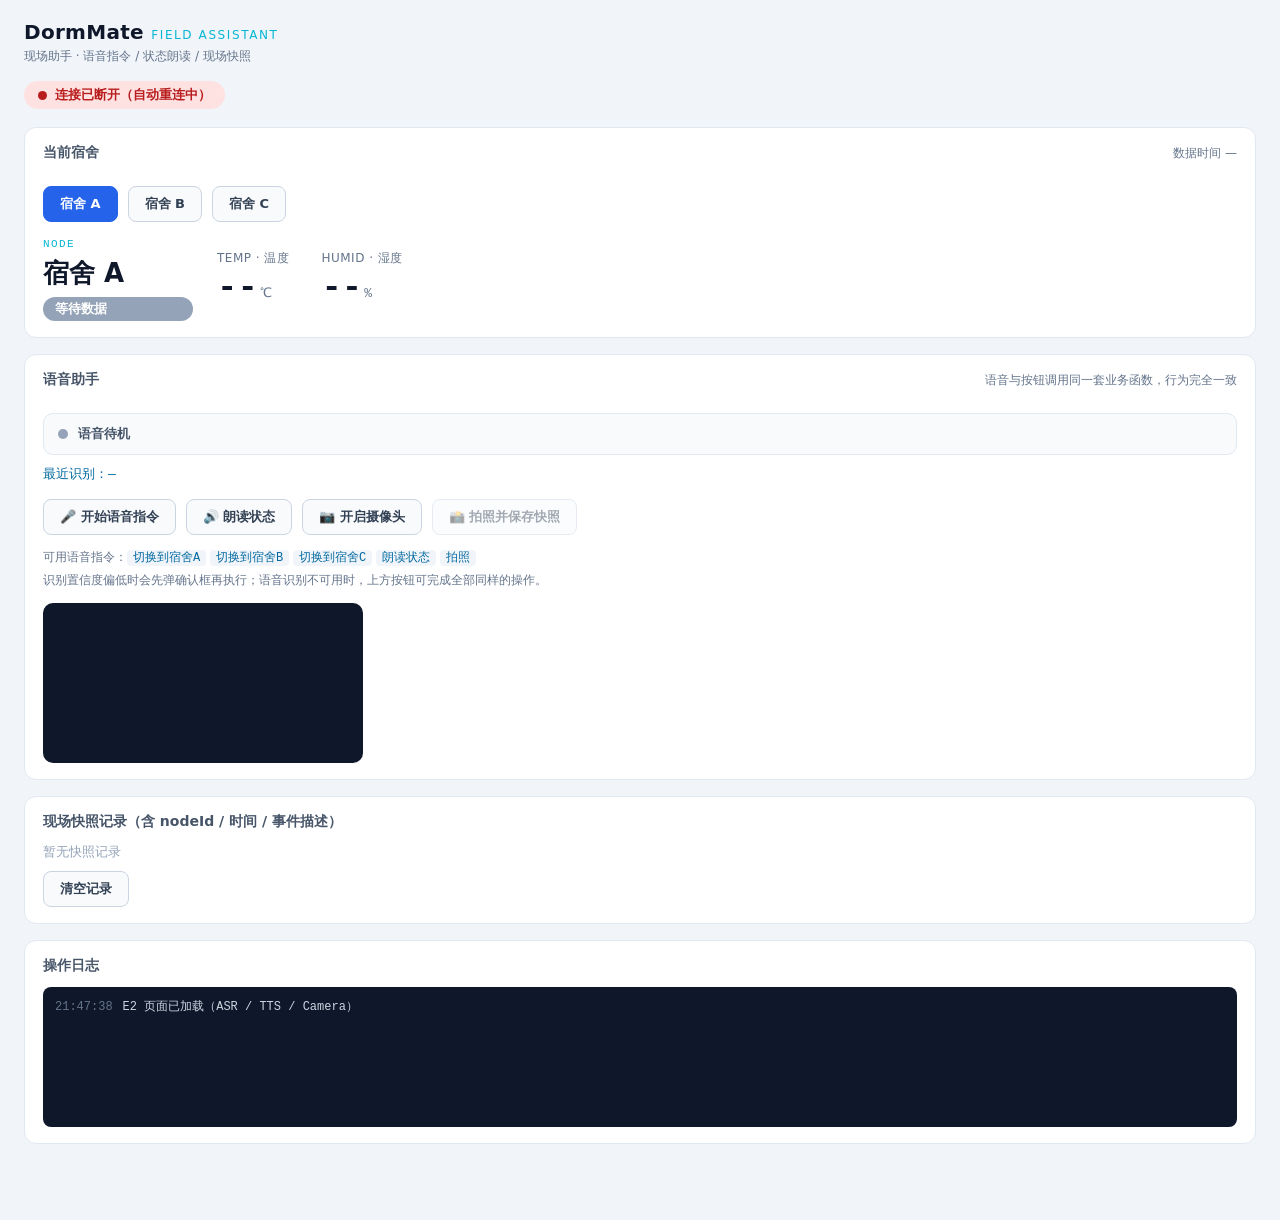
<file: e2/index.html>
<!DOCTYPE html>
<html lang="zh-CN">
<head>
<meta charset="UTF-8">
<meta name="viewport" content="width=device-width, initial-scale=1.0">
<title>DormMate 语音交互与现场快照（E2）</title>
<!--
  任务 E2：ASR 语音指令 + TTS 朗读 + Camera 现场快照
  独立页面，不改动 D 模块与 3D 页面。

  打开方式（摄像头与麦克风需要安全上下文）：
    在项目根目录执行  python -m http.server 8000
    浏览器访问          http://localhost:8000/e2/index.html
-->
<!-- 依赖本地化到 ../libs/，不依赖 CDN -->
<script src="../libs/mqtt.min.js"></script>
<!-- 统一消息协议与数据校验（单一来源，四端共用） -->
<script src="../shared/protocol.js"></script>
<!-- DormMate Design System（品牌与状态色统一口径） -->
<link rel="stylesheet" href="../shared/design-system.css">
<style>
    * { box-sizing: border-box; }

    body {
        margin: 0;
        padding: 20px 24px 60px;
        background: #f1f5f9;
        color: #1e293b;
        font-family: "Microsoft YaHei", "Segoe UI", system-ui, sans-serif;
    }

    h1 { font-size: 20px; margin: 0 0 4px; }
    .sub { font-size: 12px; color: #64748b; margin-bottom: 16px; }

    .banner {
        display: inline-flex; align-items: center; gap: 8px;
        padding: 5px 14px; border-radius: 999px;
        font-size: 13px; font-weight: bold; margin-bottom: 18px;
    }
    .banner::before { content: ""; width: 9px; height: 9px; border-radius: 50%; background: currentColor; }
    .banner.ok   { color: #15803d; background: #dcfce7; }
    .banner.warn { color: #b45309; background: #fef3c7; }
    .banner.bad  { color: #b91c1c; background: #fee2e2; }

    .panel {
        background: #fff; border: 1px solid #e2e8f0; border-radius: 12px;
        padding: 16px 18px; margin-bottom: 16px;
    }
    .panel h2 { font-size: 14px; margin: 0 0 12px; color: #475569; }

    button {
        font-family: inherit; font-size: 13px; font-weight: bold;
        padding: 8px 16px; border-radius: 8px;
        border: 1px solid #cbd5e1; background: #f8fafc; color: #334155;
        cursor: pointer;
    }
    button:hover:not(:disabled) { background: #e0f2fe; border-color: #38bdf8; color: #0369a1; }
    button:disabled { opacity: .45; cursor: not-allowed; }
    button.active { background: #2563eb; border-color: #2563eb; color: #fff; }

    .row { display: flex; gap: 10px; flex-wrap: wrap; align-items: center; }

    .card {
        display: flex; gap: 32px; align-items: baseline;
        padding: 14px 16px; background: #f8fafc;
        border: 1px solid #e2e8f0; border-radius: 10px;
    }
    .card .node { font-size: 16px; font-weight: bold; }
    .card .metric { font-size: 13px; color: #64748b; }
    .card .metric b { font-size: 22px; color: #1e293b; margin: 0 2px; }
    .card .status {
        padding: 3px 12px; border-radius: 999px;
        font-size: 13px; font-weight: bold; color: #fff; background: #94a3b8;
    }
    .card .status[data-status="正常"] { background: var(--dm-normal); }
    .card .status[data-status="偏热"] { background: var(--dm-hot); }
    .card .status[data-status="偏湿"] { background: var(--dm-wet); }
    .card .status[data-status="偏冷"] { background: var(--dm-cold); }

    /* ---------- 现场助手（DormMate Field Assistant）布局 ---------- */
    .fa-hero-body {
        display: flex;
        gap: 24px;
        align-items: center;
        flex-wrap: wrap;
        margin-top: 16px;
    }
    .fa-hero-node { display: flex; flex-direction: column; gap: 6px; min-width: 150px; }
    .fa-hero-label {
        font-family: var(--dm-font-mono);
        font-size: 11px; letter-spacing: 1.4px; color: var(--dm-accent);
    }
    .fa-hero-name { font-size: 26px; font-weight: 700; color: var(--dm-text-strong); }
    .fa-hero-metrics { display: flex; gap: 32px; flex-wrap: wrap; }
    .fa-hero-metrics .dm-metric__value { font-size: 34px; }

    /* 语音状态：现场助手里最需要一眼看到的信息 */
    .fa-asr-state {
        display: flex; align-items: center; gap: 10px;
        font-size: 15px; font-weight: 700;
        padding: 11px 14px; border-radius: 10px;
        background: var(--dm-slate-50); border: 1px solid var(--dm-border);
        color: var(--dm-text);
        transition: background .2s, border-color .2s, color .2s;
    }
    .fa-asr-dot { width: 10px; height: 10px; border-radius: 50%; background: var(--dm-slate-400); flex: none; }
    .fa-asr-state[data-state="listening"] { background: #fef2f2; border-color: #fecaca; color: var(--dm-hot); }
    .fa-asr-state[data-state="listening"] .fa-asr-dot { background: var(--dm-hot); animation: fa-pulse 1s infinite; }
    .fa-asr-state[data-state="starting"] { background: var(--dm-ice-100); border-color: var(--dm-ice-400); color: var(--dm-ice-600); }
    .fa-asr-state[data-state="starting"] .fa-asr-dot { background: var(--dm-ice-500); animation: fa-pulse 1s infinite; }
    .fa-asr-state[data-state="error"] { background: var(--dm-cold-soft); border-color: #fde68a; color: #b45309; }
    .fa-asr-state[data-state="error"] .fa-asr-dot { background: var(--dm-cold); }
    .fa-asr-state[data-state="unsupported"] .fa-asr-dot { background: var(--dm-slate-400); }
    @keyframes fa-pulse { 0%, 100% { opacity: 1; } 50% { opacity: .22; } }

    .fa-asr-heard {
        font-size: 13px; color: var(--dm-ice-600);
        min-height: 20px; margin-top: 10px;
        font-family: var(--dm-font-mono);
    }

    .hint { font-size: 12px; color: #64748b; line-height: 1.8; }
    .hint code { background: #f1f5f9; padding: 1px 6px; border-radius: 4px; color: #0369a1; }

    #asrStatus { font-size: 13px; font-weight: bold; color: #475569; }
    #asrHeard { font-size: 13px; color: #0369a1; min-height: 20px; }

    /* ASR 状态机：按钮与状态文字随状态变色，错误态要一眼看得出 */
    #asrBtn.active { background: #dc2626; border-color: #dc2626; color: #fff; }
    #asrBtn.error { background: #f59e0b; border-color: #f59e0b; color: #fff; }
    #asrStatus[data-state="listening"] { color: #dc2626; }
    #asrStatus[data-state="starting"] { color: #0369a1; }
    #asrStatus[data-state="error"] { color: #b45309; }
    #asrStatus[data-state="unsupported"] { color: #64748b; }

    #video { width: 320px; border-radius: 10px; background: #0f172a; display: block; margin-top: 12px; }
    #canvas { display: none; }

    .snap-list { list-style: none; padding: 0; margin: 0; }
    .snap-list li {
        padding: 9px 12px; border: 1px solid #e2e8f0; border-radius: 8px;
        margin-bottom: 8px; font-size: 13px; line-height: 1.6;
    }
    .snap-list .sid { font-weight: bold; color: #2563eb; }
    .snap-list .sdesc { color: #64748b; }
    .snap-empty { color: #94a3b8; font-size: 13px; }

    #log {
        height: 140px; overflow-y: auto; background: #0f172a; border-radius: 8px;
        padding: 10px 12px; font-family: Consolas, "Courier New", monospace;
        font-size: 12px; line-height: 1.7;
    }
    .log-line { display: flex; gap: 10px; }
    .log-time { color: #64748b; flex: none; }
    .log-msg { word-break: break-all; color: #cbd5e1; }
    .log-ok .log-msg { color: #4ade80; }
    .log-warn .log-msg { color: #fbbf24; }
    .log-error .log-msg { color: #f87171; }
</style>
</head>
<body>

<h1 class="dm-brand-title">DormMate
    <span class="dm-brand-sub">Field Assistant</span>
</h1>
<div class="sub">现场助手 · 语音指令 / 状态朗读 / 现场快照</div>

<div class="banner warn" id="banner">正在连接 Broker…</div>

<!-- 现场态势：当前宿舍 + 实时温湿度 + 状态 -->
<div class="panel">
    <div class="dm-panel-title">
        <h2>当前宿舍</h2>
        <span class="dm-panel-note" id="cardTime">数据时间 —</span>
    </div>
    <div class="row">
        <button class="active" data-node="dorm-a">宿舍 A</button>
        <button data-node="dorm-b">宿舍 B</button>
        <button data-node="dorm-c">宿舍 C</button>
    </div>
    <div class="fa-hero-body">
        <div class="fa-hero-node">
            <div class="fa-hero-label">NODE</div>
            <div class="fa-hero-name" id="cardNode">宿舍 A</div>
            <span class="dm-status" id="cardStatus" data-status="">等待数据</span>
        </div>
        <div class="fa-hero-metrics">
            <div class="dm-metric">
                <span class="dm-metric__label">TEMP · 温度</span>
                <span class="dm-metric__value"><span id="cardTemp">--</span><span class="dm-metric__unit">℃</span></span>
            </div>
            <div class="dm-metric">
                <span class="dm-metric__label">HUMID · 湿度</span>
                <span class="dm-metric__value"><span id="cardHumid">--</span><span class="dm-metric__unit">%</span></span>
            </div>
        </div>
    </div>
</div>

<!-- 语音交互 -->
<div class="panel">
    <div class="dm-panel-title">
        <h2>语音助手</h2>
        <span class="dm-panel-note">语音与按钮调用同一套业务函数，行为完全一致</span>
    </div>
    <div class="fa-asr-state" id="asrStateBox" data-state="idle">
        <span class="fa-asr-dot"></span>
        <span id="asrStatus">语音待机</span>
    </div>
    <div class="fa-asr-heard" id="asrHeard">最近识别：—</div>
    <div class="row" style="margin-top:14px;">
        <button id="asrBtn">🎤 开始语音指令</button>
        <button id="speakBtn">🔊 朗读状态</button>
        <button id="cameraBtn">📷 开启摄像头</button>
        <button id="snapBtn" disabled>📸 拍照并保存快照</button>
    </div>
    <div class="hint" style="margin-top:12px;">
        可用语音指令：<code>切换到宿舍A</code> <code>切换到宿舍B</code> <code>切换到宿舍C</code>
        <code>朗读状态</code> <code>拍照</code><br>
        识别置信度偏低时会先弹确认框再执行；语音识别不可用时，上方按钮可完成全部同样的操作。
    </div>
    <video id="video" autoplay muted playsinline></video>
    <canvas id="canvas"></canvas>
</div>

<!-- 快照记录 -->
<div class="panel">
    <h2>现场快照记录（含 nodeId / 时间 / 事件描述）</h2>
    <ul class="snap-list" id="snapList"></ul>
    <div class="row" style="margin-top:10px;">
        <button id="clearSnapBtn">清空记录</button>
    </div>
</div>

<!-- 操作日志 -->
<div class="panel">
    <h2>操作日志</h2>
    <div id="log"></div>
</div>

<script>
(function () {
    'use strict';

    /* ============================================================
       常量
       ============================================================ */
    var P = window.DormMateProtocol;
    var NODES = P.NODES;
    var NODE_LABEL = { 'dorm-a': '宿舍 A', 'dorm-b': '宿舍 B', 'dorm-c': '宿舍 C' };
    var BROKER_WS = 'ws://127.0.0.1:8083/mqtt';
    var SNAP_KEY = 'dormmate_e2_snapshots';
    var MAX_LOG = 60;

    // 每个节点最近一次收到的 seq：旧消息直接丢弃
    var lastSeq = {};
    NODES.forEach(function (id) { lastSeq[id] = null; });

    /* ============================================================
       状态
       ============================================================ */
    var currentNode = 'dorm-a';
    var liveData = {};          // nodeId -> { temperature, humidity, status, time }
    NODES.forEach(function (id) { liveData[id] = null; });

    var client = null;
    var stream = null;
    var recognition = null;
    var snapshots = loadSnapshots();

    /* ============================================================
       工具
       ============================================================ */
    function pad(n) { return n < 10 ? '0' + n : '' + n; }

    function nowTime() {
        var d = new Date();
        return pad(d.getHours()) + ':' + pad(d.getMinutes()) + ':' + pad(d.getSeconds());
    }

    function formatStamp(d) {
        return d.getFullYear() + '-' + pad(d.getMonth() + 1) + '-' + pad(d.getDate()) +
            ' ' + pad(d.getHours()) + ':' + pad(d.getMinutes()) + ':' + pad(d.getSeconds());
    }

    function fileStamp(d) {
        return '' + d.getFullYear() + pad(d.getMonth() + 1) + pad(d.getDate()) + '_' +
            pad(d.getHours()) + pad(d.getMinutes()) + pad(d.getSeconds());
    }

    function escapeHtml(text) {
        return String(text).replace(/&/g, '&amp;').replace(/</g, '&lt;')
            .replace(/>/g, '&gt;').replace(/"/g, '&quot;').replace(/'/g, '&#39;');
    }

    function log(level, text) {
        var line = document.createElement('div');
        line.className = 'log-line log-' + level;
        line.innerHTML = '<span class="log-time">' + nowTime() + '</span>' +
                         '<span class="log-msg">' + escapeHtml(text) + '</span>';
        logEl.insertBefore(line, logEl.firstChild);
        while (logEl.childNodes.length > MAX_LOG) logEl.removeChild(logEl.lastChild);
    }

    function setBanner(kind, text) {
        bannerEl.className = 'banner ' + kind;
        bannerEl.textContent = text;
    }

    /* ============================================================
       DOM
       ============================================================ */
    var bannerEl = document.getElementById('banner');
    var cardNodeEl = document.getElementById('cardNode');
    var cardTempEl = document.getElementById('cardTemp');
    var cardHumidEl = document.getElementById('cardHumid');
    var cardStatusEl = document.getElementById('cardStatus');
    var cardTimeEl = document.getElementById('cardTime');
    var asrBtn = document.getElementById('asrBtn');
    var asrStatusEl = document.getElementById('asrStatus');
    var asrStateBoxEl = document.getElementById('asrStateBox');
    var asrHeardEl = document.getElementById('asrHeard');
    var speakBtn = document.getElementById('speakBtn');
    var cameraBtn = document.getElementById('cameraBtn');
    var snapBtn = document.getElementById('snapBtn');
    var video = document.getElementById('video');
    var canvas = document.getElementById('canvas');
    var snapListEl = document.getElementById('snapList');
    var clearSnapBtn = document.getElementById('clearSnapBtn');
    var logEl = document.getElementById('log');
    var nodeButtons = document.querySelectorAll('[data-node]');

    /* ============================================================
       MQTT：订阅三个宿舍的实时数据（与 Dashboard 同样的校验方式）
       ============================================================ */
    function connect() {
        if (client) return;
        // mqtt.js 来自 CDN，加载失败时只跳过实时数据，
        // 语音、拍照、按钮这些不依赖 MQTT 的功能必须照常可用
        if (typeof mqtt === 'undefined') {
            setBanner('bad', '未能加载 mqtt.js（请确认 libs/ 目录完整）；语音与拍照仍可使用');
            log('error', 'mqtt.js 未加载，已跳过 MQTT 连接');
            return;
        }
        setBanner('warn', '正在连接 Broker…');

        client = mqtt.connect(BROKER_WS, {
            clientId: 'dormmate-e2-' + Math.random().toString(16).slice(2, 8),
            connectTimeout: 4000,
            reconnectPeriod: 2000,
            keepalive: 60,
            clean: true
        });

        client.on('connect', function () {
            setBanner('ok', '已连接 Broker');
            log('ok', '已连接 ' + BROKER_WS);
            client.subscribe('dormmate/#', function (err) {
                if (err) log('error', '订阅失败：' + err.message);
                else log('info', '已订阅 dormmate/#（env / fan / sim / focus 统一路由）');
            });
        });

        client.on('message', function (topic, message) {
            try {
                routeMessage(topic, message);
            } catch (err) {
                log('error', '处理消息出错（已捕获）：' + err.message);
            }
        });

        client.on('close', function () { setBanner('bad', '连接已断开（自动重连中）'); });
        client.on('offline', function () { setBanner('bad', 'Broker 离线（自动重连中）'); });
        client.on('error', function (err) {
            setBanner('bad', '连接错误（自动重连中）');
            log('error', '连接错误：' + err.message);
        });
    }

    /* P1：统一消息路由 —— 校验规则全部来自 shared/protocol.js */
    function routeMessage(topic, message) {
        var raw = message.toString();
        var cls = P.classifyTopic(topic);

        if (cls.kind === P.KIND.UNKNOWN) {
            log('error', '未知 Topic，已忽略 | ' + topic + '（' + cls.reason + '）');
            return;
        }
        if (cls.kind !== P.KIND.ENV) {
            // fan / sim / focus 都是合法协议消息，本页不消费，也不记为故障
            log('info', '控制消息（' + cls.kind + '）已按协议接受 | ' + topic);
            return;
        }

        var result = P.validateEnvMessage(topic, raw);
        if (!result.ok) {
            log('error', result.message + ' | ' + topic);
            return;
        }
        var data = result.data;

        if (P.isStaleSeq(lastSeq[data.nodeId], data.seq)) {
            log('warn', '旧消息已丢弃 | ' + data.nodeId +
                ' | seq=' + data.seq + ' < 已记录 ' + lastSeq[data.nodeId]);
            return;
        }
        if (data.seq !== null) {
            lastSeq[data.nodeId] = data.seq;
        }

        var status = data.status;
        if (!data.statusValid) {
            status = calcStatus(data.temperature, data.humidity);
        }

        liveData[data.nodeId] = {
            temperature: data.temperature,
            humidity: data.humidity,
            status: status,
            time: data.time || formatStamp(new Date())
        };

        if (data.nodeId === currentNode) renderCard();
    }

    // 固定阈值规则统一来自 shared/protocol.js（本任务不改动规则）。
    // 任务 E3：status 由后端 Publisher 计算，前端正常路径直接使用后端值；
    // 此处仅在字段缺失/非法时兜底。
    var calcStatus = P.calcStatus;

    /* ============================================================
       渲染
       ============================================================ */
    function renderCard() {
        var d = liveData[currentNode];
        cardNodeEl.textContent = NODE_LABEL[currentNode];
        cardTempEl.textContent = d ? d.temperature.toFixed(1) : '--';
        cardHumidEl.textContent = d ? d.humidity.toFixed(1) : '--';
        cardStatusEl.textContent = d ? d.status : '等待数据';
        cardStatusEl.setAttribute('data-status', d ? d.status : '');
        if (cardTimeEl) cardTimeEl.textContent = '数据时间 ' + (d ? d.time : '—');
    }

    function selectNode(nodeId) {
        currentNode = nodeId;
        Array.prototype.forEach.call(nodeButtons, function (btn) {
            btn.classList.toggle('active', btn.getAttribute('data-node') === nodeId);
        });
        renderCard();
    }

    function renderSnapshots() {
        if (!snapshots.length) {
            snapListEl.innerHTML = '<div class="snap-empty">暂无快照记录</div>';
            return;
        }
        var html = '';
        snapshots.slice().reverse().forEach(function (s) {
            html += '<li>' +
                '<span class="sid">' + escapeHtml(s.nodeId) + '</span> · ' +
                escapeHtml(s.time) + '<br>' +
                '<span class="sdesc">' + escapeHtml(s.description) + '</span>' +
                '<br><span class="sdesc">文件：' + escapeHtml(s.filename || '—') + '</span>' +
                '</li>';
        });
        snapListEl.innerHTML = html;
    }

    function loadSnapshots() {
        try {
            var raw = window.localStorage.getItem(SNAP_KEY);
            var parsed = raw ? JSON.parse(raw) : [];
            return Array.isArray(parsed) ? parsed : [];
        } catch (err) {
            return [];
        }
    }

    function saveSnapshots() {
        try {
            window.localStorage.setItem(SNAP_KEY, JSON.stringify(snapshots));
        } catch (err) {
            log('warn', '快照记录写入 localStorage 失败：' + err.message);
        }
    }

    /* ============================================================
       TTS：朗读当前选中节点的实时温湿度与状态
       ============================================================ */
    function buildSpeechText() {
        var d = liveData[currentNode];
        var label = NODE_LABEL[currentNode];
        if (!d) return label + '暂无数据。';
        return label + '：当前温度 ' + d.temperature.toFixed(1) + ' 摄氏度，湿度 ' +
            d.humidity.toFixed(1) + '%，状态' + d.status + '。';
    }

    function speak() {
        var text = buildSpeechText();
        if (!('speechSynthesis' in window)) {
            log('warn', '当前浏览器不支持语音合成');
            return text;
        }
        var utterance = new SpeechSynthesisUtterance(text);
        utterance.lang = 'zh-CN';
        window.speechSynthesis.cancel();
        window.speechSynthesis.speak(utterance);
        log('ok', 'TTS 朗读：' + text);
        return text;
    }

    /* ============================================================
       Camera：拍照并与当前节点关联
       ============================================================ */
    function startCamera() {
        if (stream) return;
        if (!navigator.mediaDevices || !navigator.mediaDevices.getUserMedia) {
            log('error', '当前环境不支持摄像头（需要 localhost 或 https）');
            return;
        }
        navigator.mediaDevices.getUserMedia({ video: true })
            .then(function (s) {
                stream = s;
                video.srcObject = s;
                var p = video.play();
                if (p && typeof p.catch === 'function') p.catch(function () { /* 自动播放被拦截时忽略 */ });
                snapBtn.disabled = false;
                cameraBtn.textContent = '📷 摄像头已开启';
                log('ok', '摄像头已开启');
            })
            .catch(function (err) {
                log('error', '无法访问摄像头：' + err.message +
                    '（请用 http://localhost:8000/e2/index.html 打开本页）');
            });
    }

    function buildSnapshotDescription() {
        var d = liveData[currentNode];
        var label = NODE_LABEL[currentNode];
        if (!d) return label + ' · 暂无数据';
        return label + ' · ' + d.temperature.toFixed(1) + '℃/' +
            d.humidity.toFixed(1) + '% · ' + d.status;
    }

    function takeSnapshot() {
        if (!stream) {
            log('warn', '摄像头未开启，无法拍照');
            return null;
        }

        var w = video.videoWidth || 320;
        var h = video.videoHeight || 240;
        canvas.width = w;
        canvas.height = h;
        canvas.getContext('2d').drawImage(video, 0, 0, w, h);

        var dataUrl = canvas.toDataURL('image/png');
        var now = new Date();
        var filename = 'snapshot_' + currentNode + '_' + fileStamp(now) + '.png';

        // 下载快照文件
        var link = document.createElement('a');
        link.href = dataUrl;
        link.download = filename;
        document.body.appendChild(link);
        link.click();
        document.body.removeChild(link);

        // 记录快照元数据（与当前节点关联）
        var record = {
            nodeId: currentNode,
            time: formatStamp(now),
            description: buildSnapshotDescription(),
            filename: filename
        };
        snapshots.push(record);
        saveSnapshots();
        renderSnapshots();

        log('ok', '已保存快照 ' + filename + '（' + record.description + '）');
        return record;
    }

    /* ============================================================
       ASR：语音指令（三条业务指令）
       ============================================================ */
    function setHeard(text) { asrHeardEl.textContent = '最近识别：' + text; }

    /* ---------- ASR 状态机 ----------
       idle → starting → listening →（result 或 error）→ idle

       修掉的老问题：
         - start() 可以在已经启动时被再次调用，抛 InvalidStateError
         - onerror 设置的提示会被紧接着触发的 onend 立刻覆盖成"语音待机"，
           错误提示一闪而过，用户根本看不到
         - 不看 confidence，听错也照执行
         - 失败后状态卡住，无法重试
    */
    var ASR = {
        IDLE: 'idle', STARTING: 'starting', LISTENING: 'listening',
        ERROR: 'error', UNSUPPORTED: 'unsupported'
    };
    var ASR_LABEL = {
        idle: '语音待机',
        starting: '正在启动麦克风…',
        listening: '正在聆听…',
        error: '识别失败',
        unsupported: '不支持语音识别'
    };
    var ASR_BUTTON = {
        idle: '🎤 开始语音指令',
        starting: '🎤 启动中…',
        listening: '⏹ 停止语音指令',
        error: '🎤 重试语音指令',
        unsupported: '🎤 不支持语音识别'
    };
    // 低于该置信度时先征求确认，避免听错就直接执行
    var ASR_CONFIDENCE_MIN = 0.6;

    var asrState = ASR.IDLE;

    function setAsrState(state, hint) {
        asrState = state;
        asrBtn.textContent = ASR_BUTTON[state];
        asrBtn.classList.toggle('active', state === ASR.LISTENING);
        asrBtn.classList.toggle('error', state === ASR.ERROR);
        asrStatusEl.textContent = hint || ASR_LABEL[state];
        asrStatusEl.setAttribute('data-state', state);
        // 状态点与状态文字同一个来源，避免两处说法不一致
        if (asrStateBoxEl) asrStateBoxEl.setAttribute('data-state', state);
    }

    /** 把 SpeechRecognition 的错误码翻译成人能看懂的话 */
    function asrErrorText(code) {
        switch (code) {
            case 'not-allowed':
            case 'service-not-allowed':
                return '无麦克风权限，请在浏览器允许后重试';
            case 'no-speech':
                return '未听清，请再说一次';
            case 'audio-capture':
                return '找不到麦克风设备';
            case 'network':
                return '识别服务网络异常，请重试';
            case 'aborted':
                return '识别已取消';
            default:
                return '识别失败（' + code + '）';
        }
    }

    function initRecognition() {
        var SR = window.SpeechRecognition || window.webkitSpeechRecognition;
        if (!SR) return null;

        var r = new SR();
        r.lang = 'zh-CN';
        r.continuous = false;
        r.interimResults = false;
        r.maxAlternatives = 1;

        r.onstart = function () {
            setAsrState(ASR.LISTENING);
        };

        r.onresult = function (e) {
            if (!e.results || !e.results[0] || !e.results[0][0]) {
                setAsrState(ASR.ERROR, '未听清，请再说一次');
                return;
            }
            var alt = e.results[0][0];
            var text = alt.transcript;
            // confidence 在部分浏览器上恒为 0，这种"拿不到"不等于"置信度低"
            var confidence = (typeof alt.confidence === 'number' && alt.confidence > 0)
                ? alt.confidence : null;

            setHeard(text + (confidence === null
                ? '' : '（置信度 ' + (confidence * 100).toFixed(0) + '%）'));

            if (confidence !== null && confidence < ASR_CONFIDENCE_MIN) {
                setAsrState(ASR.LISTENING, '没听太清（置信度 ' +
                    (confidence * 100).toFixed(0) + '%），请确认');
                log('warn', '识别置信度偏低：' + (confidence * 100).toFixed(0) + '%，等待确认');
                if (!window.confirm('没太听清，听到的是「' + text + '」，确定要执行吗？')) {
                    log('info', '用户取消了低置信度指令：' + text);
                    return;
                }
            }

            // 语音与按钮走的是同一个业务函数
            handleCommand(text);
        };

        r.onerror = function (e) {
            // 关键：这里设的提示不能被紧随其后的 onend 冲掉（由 onend 判断状态后保留）
            setAsrState(ASR.ERROR, asrErrorText(e.error));
            log('error', 'ASR 错误：' + e.error + ' — ' + asrErrorText(e.error));
        };

        r.onend = function () {
            if (asrState === ASR.ERROR) {
                // 出错就停在错误态（按钮显示"重试"），保留失败原因给用户看
                asrBtn.textContent = ASR_BUTTON.error;
                return;
            }
            setAsrState(ASR.IDLE);
        };

        return r;
    }

    function startAsr() {
        if (!recognition) recognition = initRecognition();
        if (!recognition) {
            setAsrState(ASR.UNSUPPORTED, '当前浏览器不支持语音识别，请使用下方按钮');
            log('warn', '当前浏览器不支持语音识别，请使用下方按钮');
            return;
        }
        // 只有确实没在跑的时候才 start，杜绝重复调用
        if (asrState === ASR.STARTING || asrState === ASR.LISTENING) return;

        setAsrState(ASR.STARTING);
        try {
            recognition.start();
            log('info', '已启动语音识别（可说：切换到宿舍A / 朗读状态 / 拍照）');
        } catch (err) {
            setAsrState(ASR.ERROR, '启动失败，请稍后重试');
            log('error', '启动语音识别失败：' + err.message);
        }
    }

    function stopAsr() {
        if (!recognition) return;
        try {
            recognition.stop();
        } catch (err) {
            /* 会话已经结束，忽略 */
        }
    }

    function toggleAsr() {
        if (asrState === ASR.UNSUPPORTED) return;
        if (asrState === ASR.STARTING || asrState === ASR.LISTENING) {
            stopAsr();
            return;
        }
        // idle / error 都走同一条启动路径，所以失败后直接再点一次即是重试
        startAsr();
    }

    /** 语音 / 按钮共用的指令分发入口 */
    function handleCommand(raw) {
        var source = String(raw == null ? '' : raw);
        var text = source.toLowerCase().replace(/\s+/g, '');
        if (!text) return null;

        if (source.indexOf('__') !== 0) {     // 内部调用不打日志，保持日志干净
            log('info', '收到指令：' + source);
        }

        // 指令一：切换宿舍节点
        for (var i = 0; i < NODES.length; i++) {
            if (matchNode(text, NODES[i])) {
                selectNode(NODES[i]);
                log('ok', '指令执行：切换到 ' + NODE_LABEL[NODES[i]]);
                return 'switch:' + NODES[i];
            }
        }

        // 指令二：朗读状态
        if (/朗读|播报|念一下|读一下|说说|说一下/.test(text)) {
            speak();
            return 'speak';
        }

        // 指令三：拍照
        if (/拍照|拍一张|拍个照|快照|保存现场|照片/.test(text)) {
            takeSnapshot();
            return 'snapshot';
        }

        log('warn', '未识别的指令：' + raw + '（可用：切换到宿舍A / 朗读状态 / 拍照）');
        return null;
    }

    function matchNode(text, node) {
        var letter = node.slice(-1);            // a / b / c
        return text.indexOf('宿舍' + letter) >= 0 ||
               text.indexOf(node) >= 0 ||
               text.indexOf('dorm' + letter) >= 0;
    }

    /* ============================================================
       事件绑定
       ============================================================ */
    Array.prototype.forEach.call(nodeButtons, function (btn) {
        btn.addEventListener('click', function () {
            selectNode(btn.getAttribute('data-node'));
            log('info', '手动切换到 ' + NODE_LABEL[currentNode]);
        });
    });

    asrBtn.addEventListener('click', toggleAsr);
    speakBtn.addEventListener('click', function () { speak(); });
    cameraBtn.addEventListener('click', startCamera);
    snapBtn.addEventListener('click', function () { takeSnapshot(); });
    clearSnapBtn.addEventListener('click', function () {
        snapshots = [];
        saveSnapshots();
        renderSnapshots();
        log('info', '已清空快照记录');
    });

    /* ============================================================
       供自动化验证读取 / 注入（不参与真实交互）
       ============================================================ */
    window.__e2 = {
        injectCommand: function (text) { setHeard(text); return handleCommand(text); },
        getCurrentNode: function () { return currentNode; },
        getSpeechText: buildSpeechText,
        getSnapshots: function () { return snapshots.slice(); },
        getCardText: function () {
            return cardNodeEl.textContent + ' ' + cardTempEl.textContent + '℃ / ' +
                cardHumidEl.textContent + '% / ' + cardStatusEl.textContent;
        },
        hasRecognitionSupport: function () {
            return !!(window.SpeechRecognition || window.webkitSpeechRecognition);
        },
        // ASR 状态机的只读探针，供自动化验证断言状态流转
        getAsrState: function () { return asrState; },
        getAsrStatusText: function () { return asrStatusEl.textContent; },
        getAsrButtonText: function () { return asrBtn.textContent; }
    };

    /* ============================================================
       启动
       ============================================================ */
    selectNode('dorm-a');
    renderSnapshots();
    // 初始化 ASR 状态机：不支持语音识别的浏览器直接进入不支持态，
    // 但页面上的按钮仍可完成全部业务操作
    setAsrState(window.__e2.hasRecognitionSupport() ? ASR.IDLE : ASR.UNSUPPORTED);
    log('info', 'E2 页面已加载（ASR / TTS / Camera）');
    connect();
})();
</script>

</body>
</html>
</file>
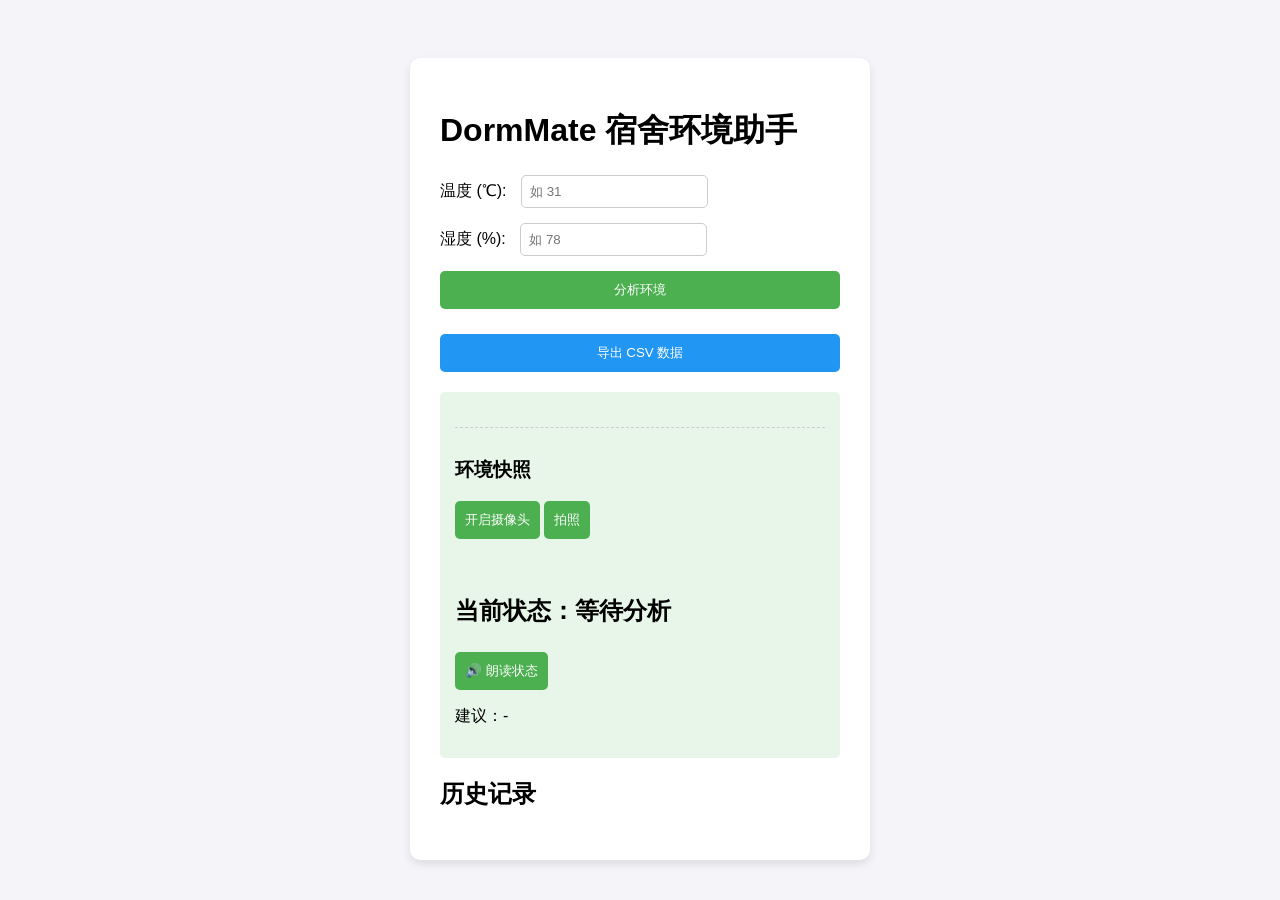
<file: web/index.html>
<!DOCTYPE html>
<html lang="zh-CN">
<head>
    <meta charset="UTF-8">
    <title>DormMate 助手</title>
    <!-- 引入外部 CSS -->
    <link rel="stylesheet" href="style.css">
</head>
<body>
    <div class="container">
        <h1>DormMate 宿舍环境助手</h1>
        
        <div class="input-group">
            <label>温度 (℃): <input type="number" id="tempInput" placeholder="如 31"></label>
            <label>湿度 (%): <input type="number" id="humidInput" placeholder="如 78"></label>
            <button id="analyzeBtn">分析环境</button>
            <button id="exportBtn" style="background-color: #2196F3; margin-top: 10px;">导出 CSV 数据</button>
        </div>

        <div class="result-box">
            <div class="camera-box" style="margin-top: 20px; border-top: 1px dashed #ccc; padding-top: 10px;">
    <h3>环境快照</h3>
    <button id="startCameraBtn">开启摄像头</button>
    <button id="snapBtn" disabled>拍照</button>
    <br><br>
    <video id="video" width="300" autoplay style="display: none; border-radius: 5px;"></video>
    <canvas id="canvas" width="300" height="225" style="display: none; border-radius: 5px;"></canvas>
    <br>
    <img id="snapshot" style="width: 300px; border-radius: 5px; display: none;">
</div>
            <h2>当前状态：<span id="statusDisplay">等待分析</span></h2><button id="ttsBtn" style="margin-top: 5px;">🔊 朗读状态</button>
            <p>建议：<span id="adviceDisplay">-</span></p>
        </div>

        <div class="history-box">
            <h2>历史记录</h2>
            <ul id="historyList"></ul>
        </div>
    </div>

    <!-- 引入外部 JS -->
    <!-- 统一消息协议与数据校验（单一来源，四端共用） -->
    <script src="../shared/protocol.js"></script>
    <script src="script.js"></script>
</body>
</html>
</file>
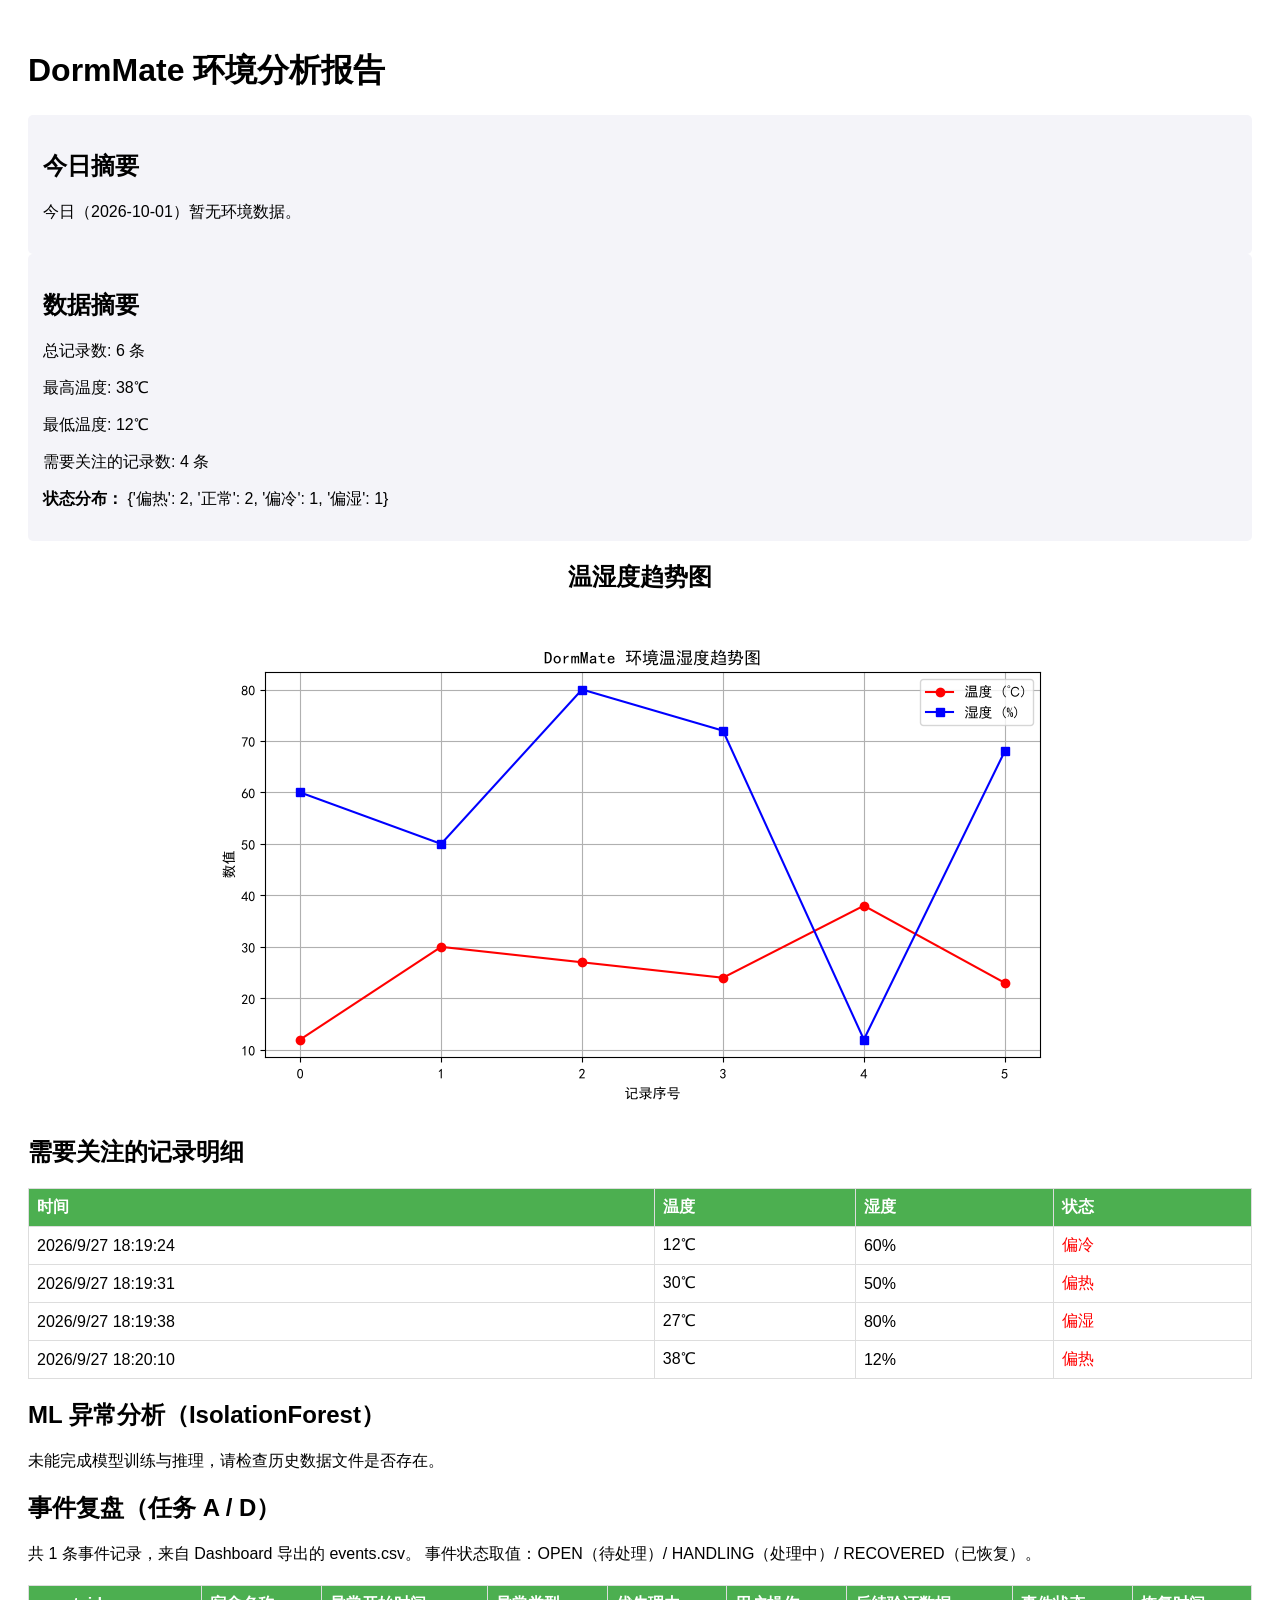
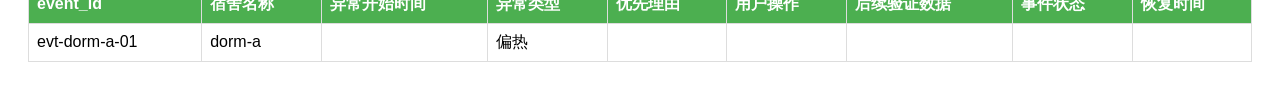
<file: analysis/report.html>
<!DOCTYPE html>
<html lang="zh-CN">
<head>
    <meta charset="UTF-8">
    <title>DormMate 环境报告</title>
    <style>
        body { font-family: Arial, sans-serif; padding: 20px; }
        .summary { background: #f4f4f9; padding: 15px; border-radius: 5px; }
        .chart { margin-top: 20px; text-align: center; }
        table { border-collapse: collapse; width: 100%; margin-top: 20px; }
        th, td { border: 1px solid #ddd; padding: 8px; text-align: left; }
        th { background-color: #4CAF50; color: white; }
    </style>
</head>
<body>
    <h1>DormMate 环境分析报告</h1>
    <div class="summary">
        <h2>今日摘要</h2>
        <p>今日（2026-10-01）暂无环境数据。</p>
    </div>

    <div class="summary">
        <h2>数据摘要</h2>
        <p>总记录数: 6 条</p>
        <p>最高温度: 38℃</p>
        <p>最低温度: 12℃</p>
        <p>需要关注的记录数: 4 条</p>
        <p><strong>状态分布：</strong> {'偏热': 2, '正常': 2, '偏冷': 1, '偏湿': 1}</p>
    </div>

    <div class="chart">
        <h2>温湿度趋势图</h2>
        <img src="trend.png" alt="趋势图" style="max-width: 100%;">
    </div>

    <h2>需要关注的记录明细</h2>
    <table>
        <tr>
            <th>时间</th>
            <th>温度</th>
            <th>湿度</th>
            <th>状态</th>
        </tr>

        <tr>
            <td>2026/9/27 18:19:24</td>
            <td>12℃</td>
            <td>60%</td>
            <td style="color: red;">偏冷</td>
        </tr>
    
        <tr>
            <td>2026/9/27 18:19:31</td>
            <td>30℃</td>
            <td>50%</td>
            <td style="color: red;">偏热</td>
        </tr>
    
        <tr>
            <td>2026/9/27 18:19:38</td>
            <td>27℃</td>
            <td>80%</td>
            <td style="color: red;">偏湿</td>
        </tr>
    
        <tr>
            <td>2026/9/27 18:20:10</td>
            <td>38℃</td>
            <td>12%</td>
            <td style="color: red;">偏热</td>
        </tr>
    
    </table>
<h2>ML 异常分析（IsolationForest）</h2><p>未能完成模型训练与推理，请检查历史数据文件是否存在。</p>
    <h2>事件复盘（任务 A / D）</h2>
    <p>共 1 条事件记录，来自 Dashboard 导出的 events.csv。
       事件状态取值：OPEN（待处理）/ HANDLING（处理中）/ RECOVERED（已恢复）。</p>
    <table>
        <tr><th>event_id</th><th>宿舍名称</th><th>异常开始时间</th><th>异常类型</th><th>优先理由</th><th>用户操作</th><th>后续验证数据</th><th>事件状态</th><th>恢复时间</th></tr>
        <tr><td>evt-dorm-a-01</td><td>dorm-a</td><td></td><td>偏热</td><td></td><td></td><td></td><td></td><td></td></tr>
    </table>
    
</body>
</html>
</file>
<file: shared/design-system.css>
/* ============================================================
   DormMate Design System
   Smart Dormitory Environment Center
   ------------------------------------------------------------
   四端（Web / Dashboard / 3D / E2 / 小程序）共用的设计 token。
   本文件只定义变量与通用组件类，不改动任何页面已有类名的语义。

   状态色口径（全项目唯一）：
     正常  绿     偏热  红     偏湿  蓝     偏冷  琥珀     离线  灰红
   ============================================================ */

:root {
    /* ---------- 品牌：深蓝灰 ---------- */
    --dm-navy-900: #0b1220;
    --dm-navy-800: #0f172a;
    --dm-navy-700: #1e293b;
    --dm-slate-600: #475569;
    --dm-slate-500: #64748b;
    --dm-slate-400: #94a3b8;
    --dm-slate-300: #cbd5e1;
    --dm-slate-200: #e2e8f0;
    --dm-slate-100: #f1f5f9;
    --dm-slate-50: #f8fafc;

    /* ---------- 冰蓝 / 青绿（点缀色） ---------- */
    --dm-ice-600: #0891b2;
    --dm-ice-500: #06b6d4;
    --dm-ice-400: #22d3ee;
    --dm-ice-100: #cffafe;
    --dm-teal-600: #0d9488;
    --dm-teal-500: #14b8a6;
    --dm-teal-100: #ccfbf1;

    /* ---------- 语义色 ---------- */
    --dm-bg: var(--dm-slate-100);
    --dm-panel: #ffffff;
    --dm-panel-alt: var(--dm-slate-50);
    --dm-border: var(--dm-slate-200);
    --dm-text: var(--dm-navy-700);
    --dm-text-strong: var(--dm-navy-800);
    --dm-muted: var(--dm-slate-500);
    --dm-accent: var(--dm-ice-500);
    --dm-accent-soft: var(--dm-ice-100);

    /* ---------- 状态色（统一口径，不要再各页面自己定义） ---------- */
    --dm-normal: #16a34a;       /* 正常 · 绿 */
    --dm-hot: #dc2626;          /* 偏热 · 红 */
    --dm-wet: #2563eb;          /* 偏湿 · 蓝 */
    --dm-cold: #f59e0b;         /* 偏冷 · 琥珀 */
    --dm-offline: #9f1239;      /* 离线 · 灰红 */
    --dm-normal-soft: #dcfce7;
    --dm-hot-soft: #fee2e2;
    --dm-wet-soft: #dbeafe;
    --dm-cold-soft: #fef3c7;
    --dm-offline-soft: #ffe4e6;

    /* ---------- 排版 ---------- */
    --dm-font: "Microsoft YaHei", "Segoe UI", system-ui, -apple-system, sans-serif;
    --dm-font-mono: "Cascadia Mono", "Consolas", "SF Mono", monospace;
    --dm-fs-xs: 12px;
    --dm-fs-sm: 13px;
    --dm-fs-base: 14px;
    --dm-fs-lg: 18px;
    --dm-fs-xl: 24px;
    --dm-fs-display: 34px;

    /* ---------- 间距 ---------- */
    --dm-sp-1: 4px;
    --dm-sp-2: 8px;
    --dm-sp-3: 12px;
    --dm-sp-4: 16px;
    --dm-sp-5: 24px;
    --dm-sp-6: 32px;

    /* ---------- 圆角 / 阴影 ---------- */
    --dm-radius-sm: 8px;
    --dm-radius: 12px;
    --dm-radius-lg: 16px;
    --dm-shadow: 0 1px 2px rgba(15, 23, 42, .06), 0 4px 12px rgba(15, 23, 42, .05);
    --dm-shadow-lg: 0 8px 28px rgba(15, 23, 42, .10);
}

/* ============================================================
   通用组件
   ============================================================ */

.dm-brand-title {
    font-family: var(--dm-font);
    font-weight: 700;
    letter-spacing: .3px;
    color: var(--dm-text-strong);
}

.dm-brand-sub {
    font-size: var(--dm-fs-xs);
    font-weight: 400;
    letter-spacing: 1.6px;
    text-transform: uppercase;
    color: var(--dm-accent);
}

/* 白色信息卡 */
.dm-card {
    background: var(--dm-panel);
    border: 1px solid var(--dm-border);
    border-radius: var(--dm-radius);
    box-shadow: var(--dm-shadow);
    padding: var(--dm-sp-4);
}

/* 状态标签：颜色由 data-status 决定，四端同一套取值 */
.dm-status {
    display: inline-flex;
    align-items: center;
    gap: 6px;
    padding: 3px 12px;
    border-radius: 999px;
    font-size: var(--dm-fs-sm);
    font-weight: 700;
    color: #fff;
    background: var(--dm-slate-400);
    white-space: nowrap;
}
.dm-status[data-status="正常"] { background: var(--dm-normal); }
.dm-status[data-status="偏热"] { background: var(--dm-hot); }
.dm-status[data-status="偏湿"] { background: var(--dm-wet); }
.dm-status[data-status="偏冷"] { background: var(--dm-cold); }
.dm-status[data-status="离线"] { background: var(--dm-offline); }

/* 状态色文字（不填充底色时用） */
.dm-text-normal { color: var(--dm-normal); }
.dm-text-hot { color: var(--dm-hot); }
.dm-text-wet { color: var(--dm-wet); }
.dm-text-cold { color: var(--dm-cold); }
.dm-text-offline { color: var(--dm-offline); }

/* 指标块：小标题 + 大数字 */
.dm-metric {
    display: flex;
    flex-direction: column;
    gap: 2px;
}
.dm-metric__label {
    font-size: var(--dm-fs-xs);
    color: var(--dm-muted);
    letter-spacing: .5px;
}
.dm-metric__value {
    font-size: var(--dm-fs-xl);
    font-weight: 700;
    font-family: var(--dm-font-mono);
    color: var(--dm-text-strong);
    line-height: 1.15;
}
.dm-metric__unit {
    font-size: var(--dm-fs-sm);
    font-weight: 400;
    color: var(--dm-muted);
    margin-left: 2px;
}

/* 顶部系统状态条 */
.dm-statusbar {
    display: flex;
    flex-wrap: wrap;
    gap: var(--dm-sp-2);
    align-items: stretch;
}
.dm-statusbar__item {
    flex: 1 1 150px;
    background: var(--dm-panel);
    border: 1px solid var(--dm-border);
    border-radius: var(--dm-radius);
    padding: 10px 14px;
    box-shadow: var(--dm-shadow);
    display: flex;
    flex-direction: column;
    gap: 4px;
    min-width: 0;
}
.dm-statusbar__key {
    font-size: var(--dm-fs-xs);
    color: var(--dm-muted);
    letter-spacing: .6px;
}
.dm-statusbar__val {
    font-size: var(--dm-fs-lg);
    font-weight: 700;
    color: var(--dm-text-strong);
    font-family: var(--dm-font-mono);
    overflow: hidden;
    text-overflow: ellipsis;
    white-space: nowrap;
}
.dm-statusbar__val.is-ok { color: var(--dm-normal); }
.dm-statusbar__val.is-warn { color: var(--dm-cold); }
.dm-statusbar__val.is-bad { color: var(--dm-hot); }

/* 面板标题 */
.dm-panel-title {
    display: flex;
    align-items: baseline;
    justify-content: space-between;
    gap: var(--dm-sp-3);
    flex-wrap: wrap;
    margin-bottom: var(--dm-sp-3);
}
.dm-panel-title h2 {
    font-size: var(--dm-fs-lg);
    margin: 0;
    color: var(--dm-text-strong);
}
.dm-panel-title .dm-panel-note {
    font-size: var(--dm-fs-xs);
    color: var(--dm-muted);
}

/* ============================================================
   环境健康指数：纯 UI 综合指标，不替代固定阈值规则
   ============================================================ */
.dm-health {
    display: flex;
    align-items: center;
    gap: var(--dm-sp-4);
    flex-wrap: wrap;
}
.dm-health__score {
    font-family: var(--dm-font-mono);
    font-size: var(--dm-fs-display);
    font-weight: 700;
    line-height: 1;
}
.dm-health__score.is-ok { color: var(--dm-normal); }
.dm-health__score.is-warn { color: var(--dm-cold); }
.dm-health__score.is-bad { color: var(--dm-hot); }
.dm-health__meta { font-size: var(--dm-fs-sm); color: var(--dm-muted); line-height: 1.7; }

.dm-bar {
    position: relative;
    height: 8px;
    border-radius: 999px;
    background: var(--dm-slate-200);
    overflow: hidden;
}
.dm-bar__fill {
    position: absolute;
    inset: 0 auto 0 0;
    border-radius: 999px;
    background: var(--dm-accent);
    transition: width .4s ease;
}
.dm-bar__fill.is-ok { background: var(--dm-normal); }
.dm-bar__fill.is-warn { background: var(--dm-cold); }
.dm-bar__fill.is-bad { background: var(--dm-hot); }

/* ============================================================
   异常时间轴：异常发生 → 开启风扇 → 温度变化 → 恢复
   ============================================================ */
.dm-timeline {
    list-style: none;
    margin: 0;
    padding: 0 0 0 20px;
    position: relative;
}
.dm-timeline::before {
    content: "";
    position: absolute;
    left: 5px;
    top: 6px;
    bottom: 6px;
    width: 2px;
    background: var(--dm-slate-200);
}
.dm-timeline__item {
    position: relative;
    padding: 0 0 var(--dm-sp-4) 0;
    font-size: var(--dm-fs-sm);
    color: var(--dm-text);
}
.dm-timeline__item:last-child { padding-bottom: 0; }
.dm-timeline__item::before {
    content: "";
    position: absolute;
    left: -19px;
    top: 5px;
    width: 10px;
    height: 10px;
    border-radius: 50%;
    background: var(--dm-slate-300);
    border: 2px solid var(--dm-panel);
}
.dm-timeline__item[data-kind="open"]::before { background: var(--dm-cold); }
.dm-timeline__item[data-kind="handling"]::before { background: var(--dm-accent); }
.dm-timeline__item[data-kind="recovered"]::before { background: var(--dm-normal); }
.dm-timeline__item[data-kind="anomaly"]::before { background: var(--dm-hot); }
.dm-timeline__time {
    font-family: var(--dm-font-mono);
    color: var(--dm-muted);
    margin-right: 8px;
}
.dm-timeline__title { font-weight: 700; }
.dm-timeline__desc { color: var(--dm-muted); margin-top: 2px; }
</file>
<file: web/style.css>
/* 基础布局 */
body {
    font-family: Arial, sans-serif;
    background-color: #f4f4f9;
    display: flex;
    justify-content: center;
    padding-top: 50px;
}

.container {
    background: white;
    padding: 30px;
    border-radius: 10px;
    box-shadow: 0 4px 8px rgba(0,0,0,0.1);
    width: 400px;
}

/* 输入区域 */
.input-group {
    display: flex;
    flex-direction: column;
    gap: 15px;
    margin-bottom: 20px;
}

input {
    padding: 8px;
    border: 1px solid #ccc;
    border-radius: 5px;
    margin-left: 10px;
}

button {
    padding: 10px;
    background-color: #4CAF50;
    color: white;
    border: none;
    border-radius: 5px;
    cursor: pointer;
}

/* 结果区域 */
.result-box {
    background-color: #e8f5e9;
    padding: 15px;
    border-radius: 5px;
    margin-bottom: 20px;
}

/* 历史记录 */
.history-box ul {
    list-style-type: none;
    padding: 0;
}

.history-box li {
    background: #e0f7fa;
    border-left: 4px solid #4CAF50;
    padding: 8px;
    margin-bottom: 5px;
    font-size: 14px;
}
</file>
